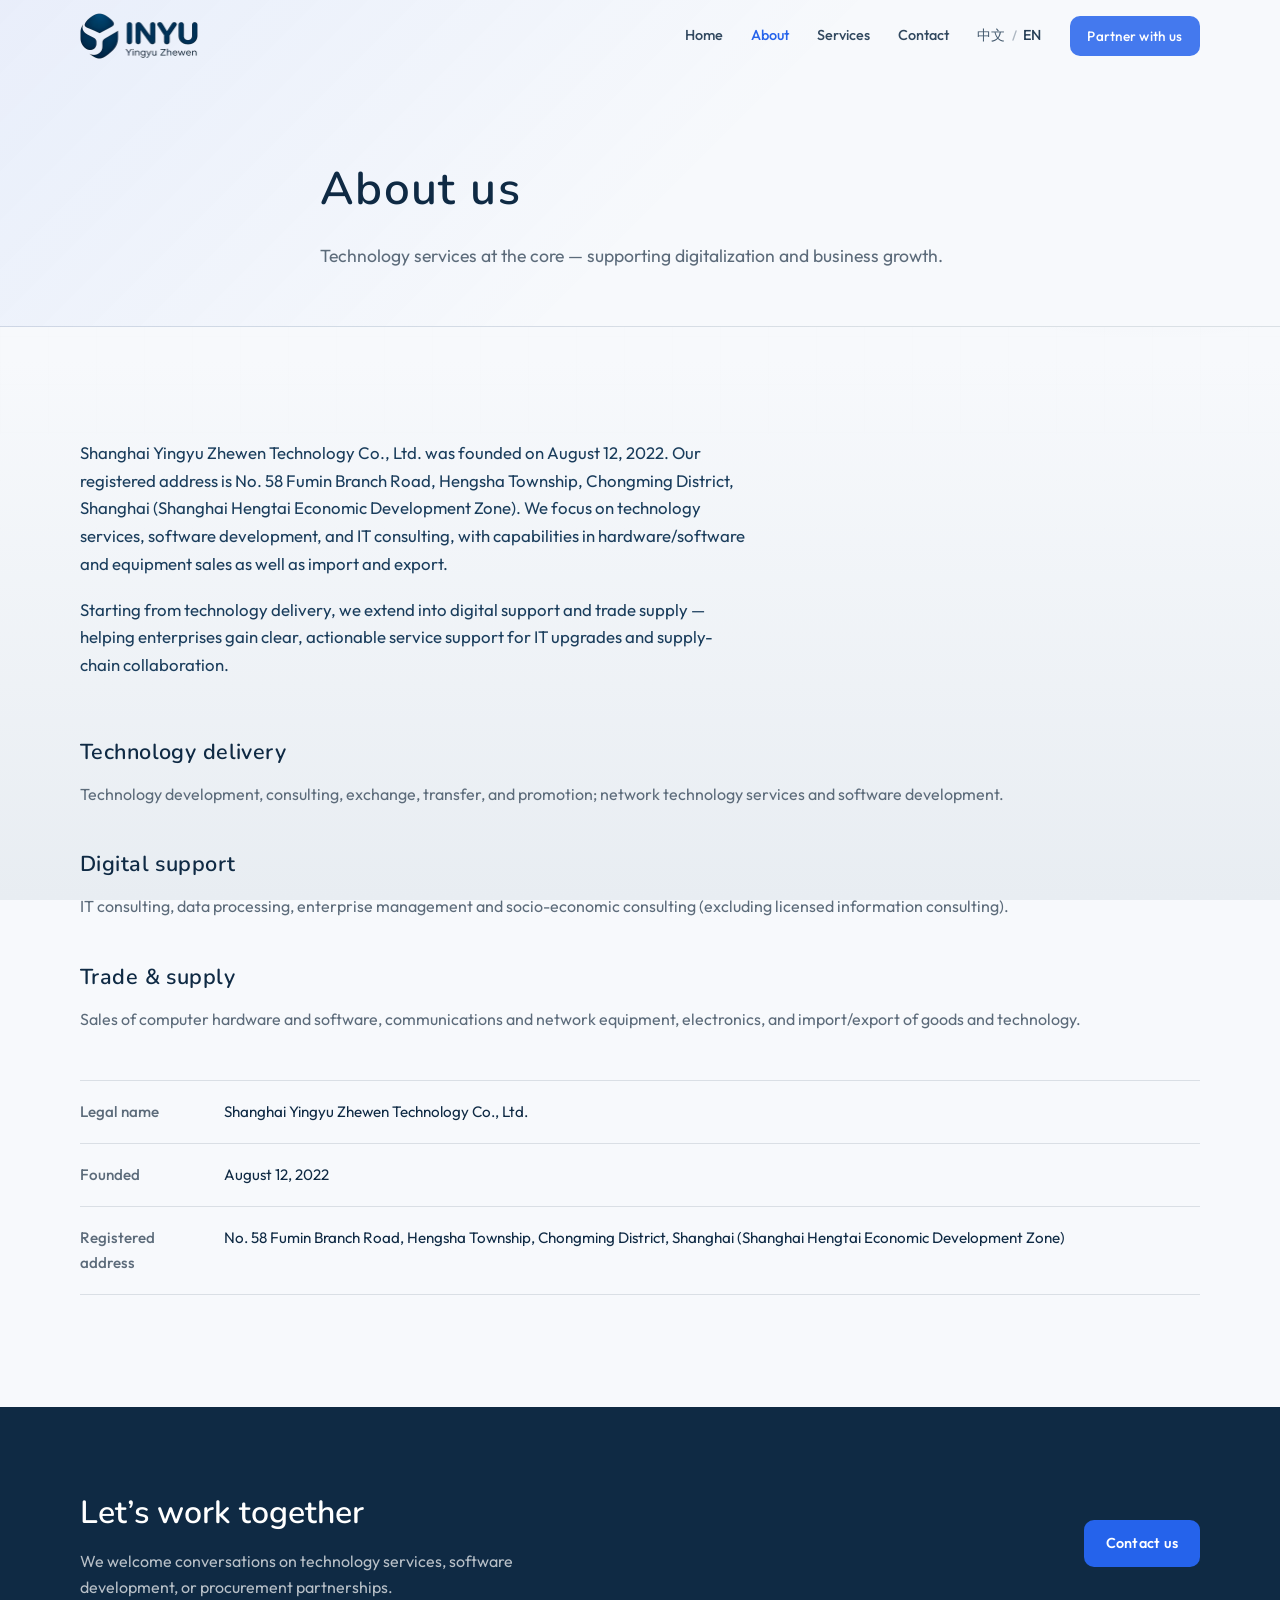
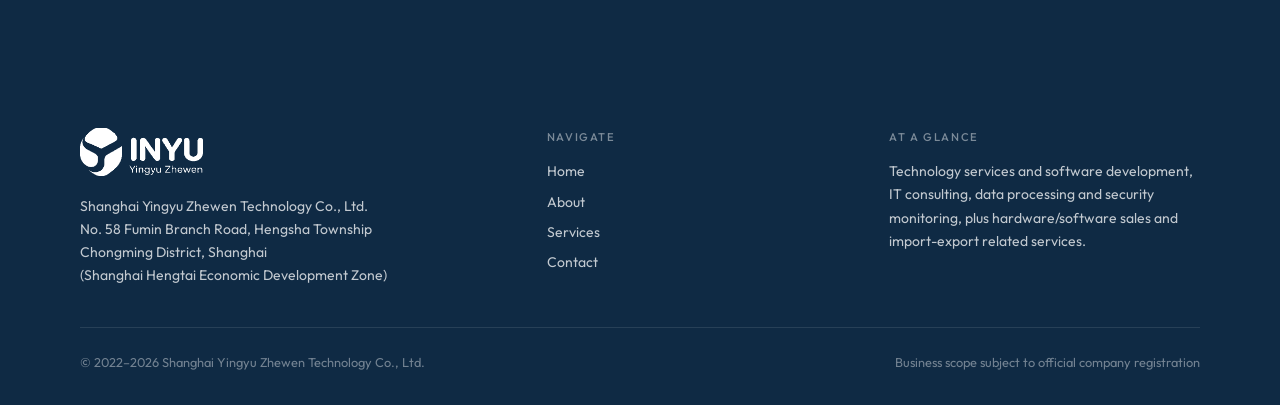
<file: about.html>
<!DOCTYPE html>
<html lang="en">

<head>
  <meta charset="UTF-8">
  <meta name="viewport" content="width=device-width, initial-scale=1.0">
  <title>About | inYu</title>
  <meta name="description" content="Shanghai Yingyu Zhewen Technology Co., Ltd., founded in 2022, supports enterprise digitalization and technology delivery from Shanghai.">
  <link rel="preconnect" href="https://fonts.googleapis.com">
  <link rel="preconnect" href="https://fonts.gstatic.com" crossorigin>
  <link href="https://fonts.googleapis.com/css2?family=Noto+Sans+SC:wght@400;500;600;700&family=Nunito:wght@600;700;800&family=Outfit:wght@400;500;600&display=swap" rel="stylesheet">
  <link rel="icon" type="image/png" href="assets/favicon.png">
  <link rel="apple-touch-icon" href="assets/logo-app.png">
  <link rel="stylesheet" href="css/styles.css">
</head>

<body>
  <div class="page-bg" aria-hidden="true"></div>

  <header class="site-header">
    <div class="nav-inner">
      <a class="brand" href="index.html" aria-label="INYU">
        <img class="brand-logo brand-logo-color" src="assets/logo-full.png" alt="INYU" width="160" height="62">
        <img class="brand-logo brand-logo-white" src="assets/logo-full-white.png" alt="" width="160" height="62">
      </a>
      <button class="nav-toggle" type="button" aria-label="Open menu" aria-expanded="false" aria-controls="site-nav">
        <span></span><span></span><span></span>
      </button>
      <nav class="nav-links" id="site-nav">
        <a href="index.html">Home</a>
        <a href="about.html" aria-current="page">About</a>
        <a href="services.html">Services</a>
        <a href="contact.html">Contact</a>
        <div class="lang-switch" aria-label="Language">
          <a href="zh/about.html" hreflang="zh-CN" lang="zh-CN">中文</a>
          <span class="sep" aria-hidden="true">/</span>
          <a href="about.html" hreflang="en" aria-current="true">EN</a>
        </div>
        <a class="btn btn-primary" href="contact.html">Partner with us</a>
      </nav>
    </div>
  </header>

  <main>
    <header class="page-hero">
      <div class="wrap">
        <h1>About us</h1>
        <p>Technology services at the core — supporting digitalization and business growth.</p>
      </div>
    </header>

    <section class="section">
      <div class="wrap">
        <div class="prose reveal">
          <p>Shanghai Yingyu Zhewen Technology Co., Ltd. was founded on August 12, 2022. Our registered address is No. 58 Fumin Branch Road, Hengsha Township, Chongming District, Shanghai (Shanghai Hengtai Economic Development Zone). We focus on technology services, software development, and IT consulting, with capabilities in hardware/software and equipment sales as well as import and export.</p>
          <p>Starting from technology delivery, we extend into digital support and trade supply — helping enterprises gain clear, actionable service support for IT upgrades and supply-chain collaboration.</p>
        </div>

        <div class="capability-list reveal" style="margin-top: 3.5rem;">
          <article class="capability">
            <h3>Technology delivery</h3>
            <p>Technology development, consulting, exchange, transfer, and promotion; network technology services and software development.</p>
          </article>
          <article class="capability">
            <h3>Digital support</h3>
            <p>IT consulting, data processing, enterprise management and socio-economic consulting (excluding licensed information consulting).</p>
          </article>
          <article class="capability">
            <h3>Trade & supply</h3>
            <p>Sales of computer hardware and software, communications and network equipment, electronics, and import/export of goods and technology.</p>
          </article>
        </div>

        <dl class="fact-list reveal">
          <div class="fact-row">
            <dt>Legal name</dt>
            <dd>Shanghai Yingyu Zhewen Technology Co., Ltd.</dd>
          </div>
          <div class="fact-row">
            <dt>Founded</dt>
            <dd>August 12, 2022</dd>
          </div>
          <div class="fact-row">
            <dt>Registered address</dt>
            <dd>No. 58 Fumin Branch Road, Hengsha Township, Chongming District, Shanghai (Shanghai Hengtai Economic Development Zone)</dd>
          </div>
        </dl>
      </div>
    </section>

    <section class="cta-band">
      <div class="wrap">
        <div>
          <h2>Let’s work together</h2>
          <p>We welcome conversations on technology services, software development, or procurement partnerships.</p>
        </div>
        <a class="btn btn-primary" href="contact.html">Contact us</a>
      </div>
    </section>
  </main>

  <footer class="site-footer">
    <div class="wrap">
      <div class="footer-top">
        <div>
          <img class="footer-logo" src="assets/logo-full-white.png" alt="INYU" width="140" height="54">
          <p>Shanghai Yingyu Zhewen Technology Co., Ltd.<br>No. 58 Fumin Branch Road, Hengsha Township<br>Chongming District, Shanghai<br>(Shanghai Hengtai Economic Development Zone)</p>
        </div>
        <div class="footer-col">
          <h3>Navigate</h3>
          <a href="index.html">Home</a>
          <a href="about.html">About</a>
          <a href="services.html">Services</a>
          <a href="contact.html">Contact</a>
        </div>
        <div class="footer-col">
          <h3>At a glance</h3>
          <p>Technology services and software development, IT consulting, data processing and security monitoring, plus hardware/software sales and import-export related services.</p>
        </div>
      </div>
      <div class="footer-bottom">
        <p>© 2022–2026 Shanghai Yingyu Zhewen Technology Co., Ltd.</p>
        <p>Business scope subject to official company registration</p>
      </div>
    </div>
  </footer>

  <script src="js/main.js"></script>
</body>

</html>
</file>
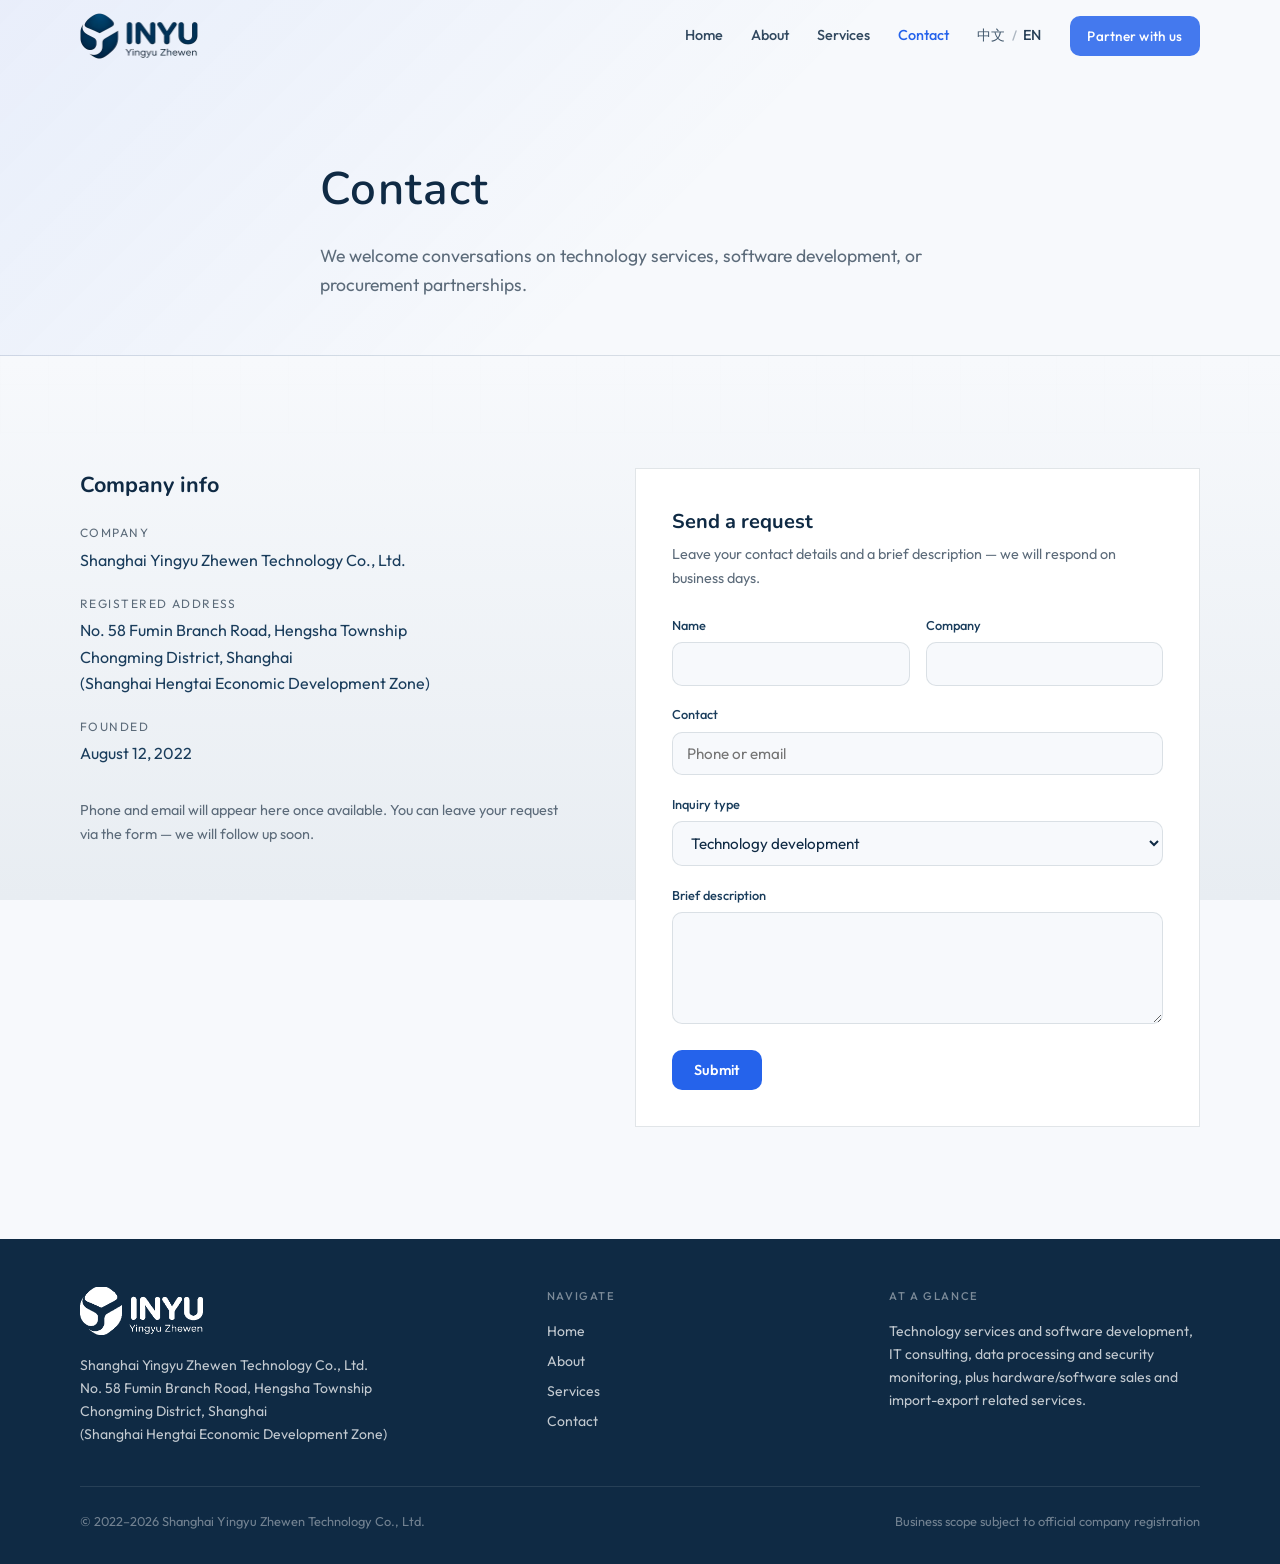
<file: contact.html>
<!DOCTYPE html>
<html lang="en">

<head>
  <meta charset="UTF-8">
  <meta name="viewport" content="width=device-width, initial-scale=1.0">
  <title>Contact | inYu</title>
  <meta name="description" content="Contact Shanghai Yingyu Zhewen Technology Co., Ltd. for technology collaboration or procurement needs.">
  <link rel="preconnect" href="https://fonts.googleapis.com">
  <link rel="preconnect" href="https://fonts.gstatic.com" crossorigin>
  <link href="https://fonts.googleapis.com/css2?family=Noto+Sans+SC:wght@400;500;600;700&family=Nunito:wght@600;700;800&family=Outfit:wght@400;500;600&display=swap" rel="stylesheet">
  <link rel="icon" type="image/png" href="assets/favicon.png">
  <link rel="apple-touch-icon" href="assets/logo-app.png">
  <link rel="stylesheet" href="css/styles.css">
</head>

<body>
  <div class="page-bg" aria-hidden="true"></div>

  <header class="site-header">
    <div class="nav-inner">
      <a class="brand" href="index.html" aria-label="INYU">
        <img class="brand-logo brand-logo-color" src="assets/logo-full.png" alt="INYU" width="160" height="62">
        <img class="brand-logo brand-logo-white" src="assets/logo-full-white.png" alt="" width="160" height="62">
      </a>
      <button class="nav-toggle" type="button" aria-label="Open menu" aria-expanded="false" aria-controls="site-nav">
        <span></span><span></span><span></span>
      </button>
      <nav class="nav-links" id="site-nav">
        <a href="index.html">Home</a>
        <a href="about.html">About</a>
        <a href="services.html">Services</a>
        <a href="contact.html" aria-current="page">Contact</a>
        <div class="lang-switch" aria-label="Language">
          <a href="zh/contact.html" hreflang="zh-CN" lang="zh-CN">中文</a>
          <span class="sep" aria-hidden="true">/</span>
          <a href="contact.html" hreflang="en" aria-current="true">EN</a>
        </div>
        <a class="btn btn-primary" href="contact.html">Partner with us</a>
      </nav>
    </div>
  </header>

  <main>
    <header class="page-hero">
      <div class="wrap">
        <h1>Contact</h1>
        <p>We welcome conversations on technology services, software development, or procurement partnerships.</p>
      </div>
    </header>

    <section class="section">
      <div class="wrap contact-grid">
        <div class="contact-info reveal">
          <h2>Company info</h2>
          <dl>
            <div>
              <dt>Company</dt>
              <dd>Shanghai Yingyu Zhewen Technology Co., Ltd.</dd>
            </div>
            <div>
              <dt>Registered address</dt>
              <dd>No. 58 Fumin Branch Road, Hengsha Township<br>Chongming District, Shanghai<br>(Shanghai Hengtai Economic Development Zone)</dd>
            </div>
            <div>
              <dt>Founded</dt>
              <dd>August 12, 2022</dd>
            </div>
          </dl>
          <p style="margin-top: 2rem; color: var(--muted); font-size: 0.9rem;">Phone and email will appear here once available. You can leave your request via the form — we will follow up soon.</p>
        </div>

        <form class="contact-form reveal" id="contact-form" novalidate>
          <h2>Send a request</h2>
          <p>Leave your contact details and a brief description — we will respond on business days.</p>

          <div class="form-row">
            <div class="form-field">
              <label for="name">Name</label>
              <input id="name" name="name" type="text" required autocomplete="name">
            </div>
            <div class="form-field">
              <label for="company">Company</label>
              <input id="company" name="company" type="text" autocomplete="organization">
            </div>
          </div>

          <div class="form-field">
            <label for="contact">Contact</label>
            <input id="contact" name="contact" type="text" required placeholder="Phone or email" autocomplete="email">
          </div>

          <div class="form-field">
            <label for="type">Inquiry type</label>
            <select id="type" name="type">
              <option value="tech">Technology development</option>
              <option value="consult">Consulting</option>
              <option value="trade">Procurement & trade</option>
              <option value="other">Other</option>
            </select>
          </div>

          <div class="form-field">
            <label for="message">Brief description</label>
            <textarea id="message" name="message" required></textarea>
          </div>

          <button class="btn btn-primary" type="submit">Submit</button>
          <p class="form-status" role="status" aria-live="polite"></p>
        </form>
      </div>
    </section>
  </main>

  <footer class="site-footer">
    <div class="wrap">
      <div class="footer-top">
        <div>
          <img class="footer-logo" src="assets/logo-full-white.png" alt="INYU" width="140" height="54">
          <p>Shanghai Yingyu Zhewen Technology Co., Ltd.<br>No. 58 Fumin Branch Road, Hengsha Township<br>Chongming District, Shanghai<br>(Shanghai Hengtai Economic Development Zone)</p>
        </div>
        <div class="footer-col">
          <h3>Navigate</h3>
          <a href="index.html">Home</a>
          <a href="about.html">About</a>
          <a href="services.html">Services</a>
          <a href="contact.html">Contact</a>
        </div>
        <div class="footer-col">
          <h3>At a glance</h3>
          <p>Technology services and software development, IT consulting, data processing and security monitoring, plus hardware/software sales and import-export related services.</p>
        </div>
      </div>
      <div class="footer-bottom">
        <p>© 2022–2026 Shanghai Yingyu Zhewen Technology Co., Ltd.</p>
        <p>Business scope subject to official company registration</p>
      </div>
    </div>
  </footer>

  <script src="js/main.js"></script>
</body>

</html>
</file>
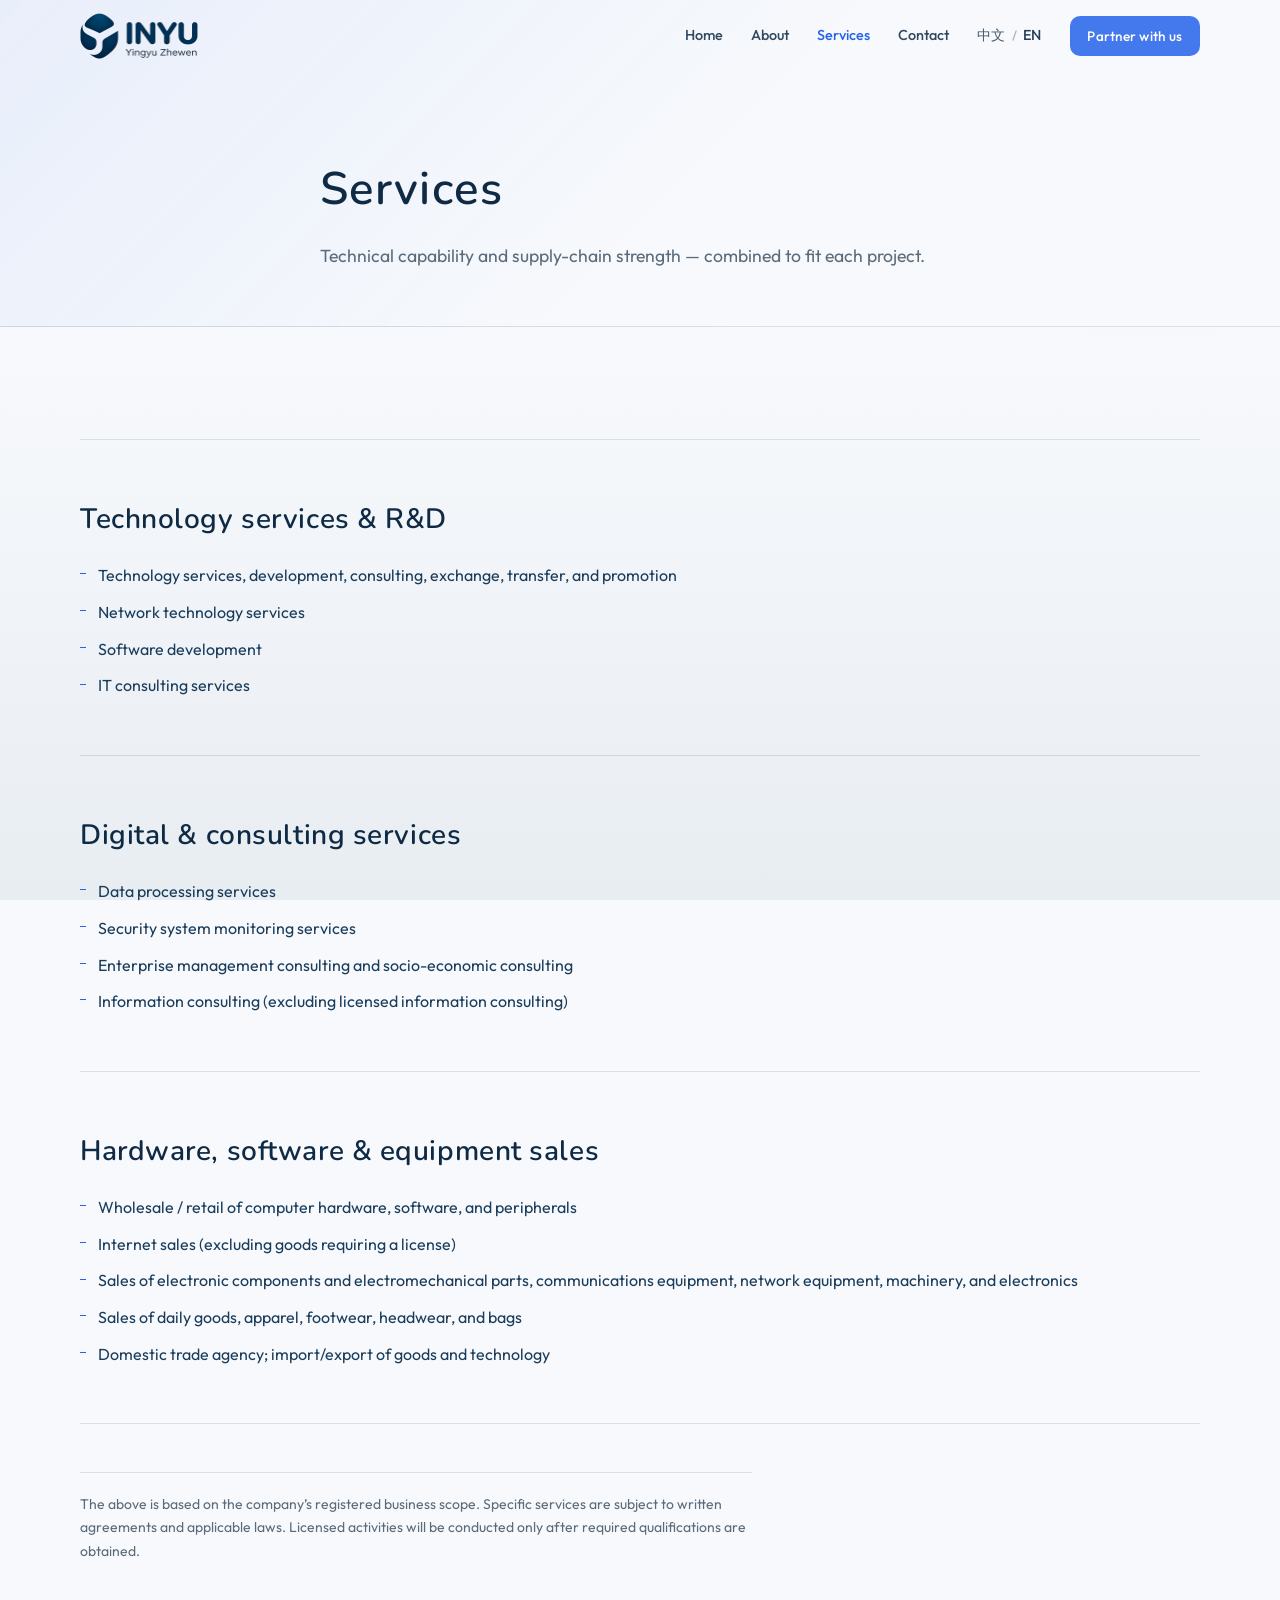
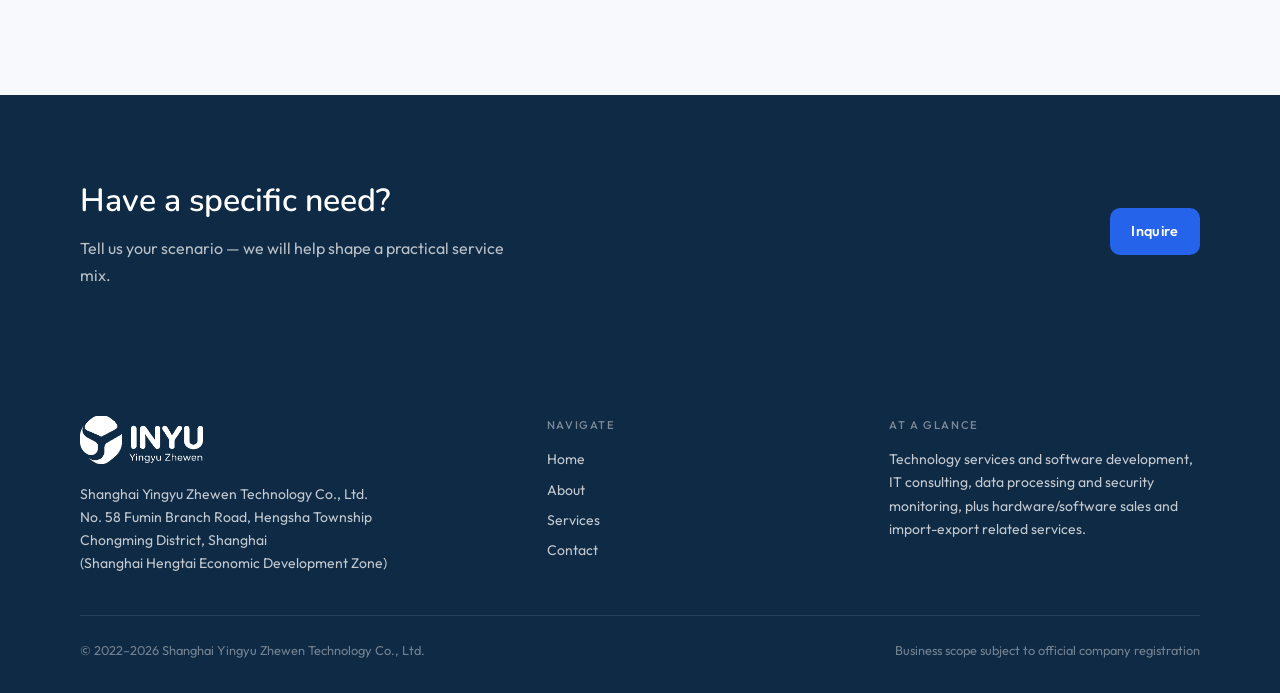
<file: services.html>
<!DOCTYPE html>
<html lang="en">

<head>
  <meta charset="UTF-8">
  <meta name="viewport" content="width=device-width, initial-scale=1.0">
  <title>Services | inYu</title>
  <meta name="description" content="Technology R&D, digital consulting, data processing, and hardware/software trade capabilities.">
  <link rel="preconnect" href="https://fonts.googleapis.com">
  <link rel="preconnect" href="https://fonts.gstatic.com" crossorigin>
  <link href="https://fonts.googleapis.com/css2?family=Noto+Sans+SC:wght@400;500;600;700&family=Nunito:wght@600;700;800&family=Outfit:wght@400;500;600&display=swap" rel="stylesheet">
  <link rel="icon" type="image/png" href="assets/favicon.png">
  <link rel="apple-touch-icon" href="assets/logo-app.png">
  <link rel="stylesheet" href="css/styles.css">
</head>

<body>
  <div class="page-bg" aria-hidden="true"></div>

  <header class="site-header">
    <div class="nav-inner">
      <a class="brand" href="index.html" aria-label="INYU">
        <img class="brand-logo brand-logo-color" src="assets/logo-full.png" alt="INYU" width="160" height="62">
        <img class="brand-logo brand-logo-white" src="assets/logo-full-white.png" alt="" width="160" height="62">
      </a>
      <button class="nav-toggle" type="button" aria-label="Open menu" aria-expanded="false" aria-controls="site-nav">
        <span></span><span></span><span></span>
      </button>
      <nav class="nav-links" id="site-nav">
        <a href="index.html">Home</a>
        <a href="about.html">About</a>
        <a href="services.html" aria-current="page">Services</a>
        <a href="contact.html">Contact</a>
        <div class="lang-switch" aria-label="Language">
          <a href="zh/services.html" hreflang="zh-CN" lang="zh-CN">中文</a>
          <span class="sep" aria-hidden="true">/</span>
          <a href="services.html" hreflang="en" aria-current="true">EN</a>
        </div>
        <a class="btn btn-primary" href="contact.html">Partner with us</a>
      </nav>
    </div>
  </header>

  <main>
    <header class="page-hero">
      <div class="wrap">
        <h1>Services</h1>
        <p>Technical capability and supply-chain strength — combined to fit each project.</p>
      </div>
    </header>

    <section class="section">
      <div class="wrap">
        <article class="service-block reveal">
          <h2>Technology services & R&D</h2>
          <ul class="service-points">
            <li>Technology services, development, consulting, exchange, transfer, and promotion</li>
            <li>Network technology services</li>
            <li>Software development</li>
            <li>IT consulting services</li>
          </ul>
        </article>

        <article class="service-block reveal">
          <h2>Digital & consulting services</h2>
          <ul class="service-points">
            <li>Data processing services</li>
            <li>Security system monitoring services</li>
            <li>Enterprise management consulting and socio-economic consulting</li>
            <li>Information consulting (excluding licensed information consulting)</li>
          </ul>
        </article>

        <article class="service-block reveal">
          <h2>Hardware, software & equipment sales</h2>
          <ul class="service-points">
            <li>Wholesale / retail of computer hardware, software, and peripherals</li>
            <li>Internet sales (excluding goods requiring a license)</li>
            <li>Sales of electronic components and electromechanical parts, communications equipment, network equipment, machinery, and electronics</li>
            <li>Sales of daily goods, apparel, footwear, headwear, and bags</li>
            <li>Domestic trade agency; import/export of goods and technology</li>
          </ul>
        </article>

        <p class="legal-note">The above is based on the company’s registered business scope. Specific services are subject to written agreements and applicable laws. Licensed activities will be conducted only after required qualifications are obtained.</p>
      </div>
    </section>

    <section class="cta-band">
      <div class="wrap">
        <div>
          <h2>Have a specific need?</h2>
          <p>Tell us your scenario — we will help shape a practical service mix.</p>
        </div>
        <a class="btn btn-primary" href="contact.html">Inquire</a>
      </div>
    </section>
  </main>

  <footer class="site-footer">
    <div class="wrap">
      <div class="footer-top">
        <div>
          <img class="footer-logo" src="assets/logo-full-white.png" alt="INYU" width="140" height="54">
          <p>Shanghai Yingyu Zhewen Technology Co., Ltd.<br>No. 58 Fumin Branch Road, Hengsha Township<br>Chongming District, Shanghai<br>(Shanghai Hengtai Economic Development Zone)</p>
        </div>
        <div class="footer-col">
          <h3>Navigate</h3>
          <a href="index.html">Home</a>
          <a href="about.html">About</a>
          <a href="services.html">Services</a>
          <a href="contact.html">Contact</a>
        </div>
        <div class="footer-col">
          <h3>At a glance</h3>
          <p>Technology services and software development, IT consulting, data processing and security monitoring, plus hardware/software sales and import-export related services.</p>
        </div>
      </div>
      <div class="footer-bottom">
        <p>© 2022–2026 Shanghai Yingyu Zhewen Technology Co., Ltd.</p>
        <p>Business scope subject to official company registration</p>
      </div>
    </div>
  </footer>

  <script src="js/main.js"></script>
</body>

</html>
</file>
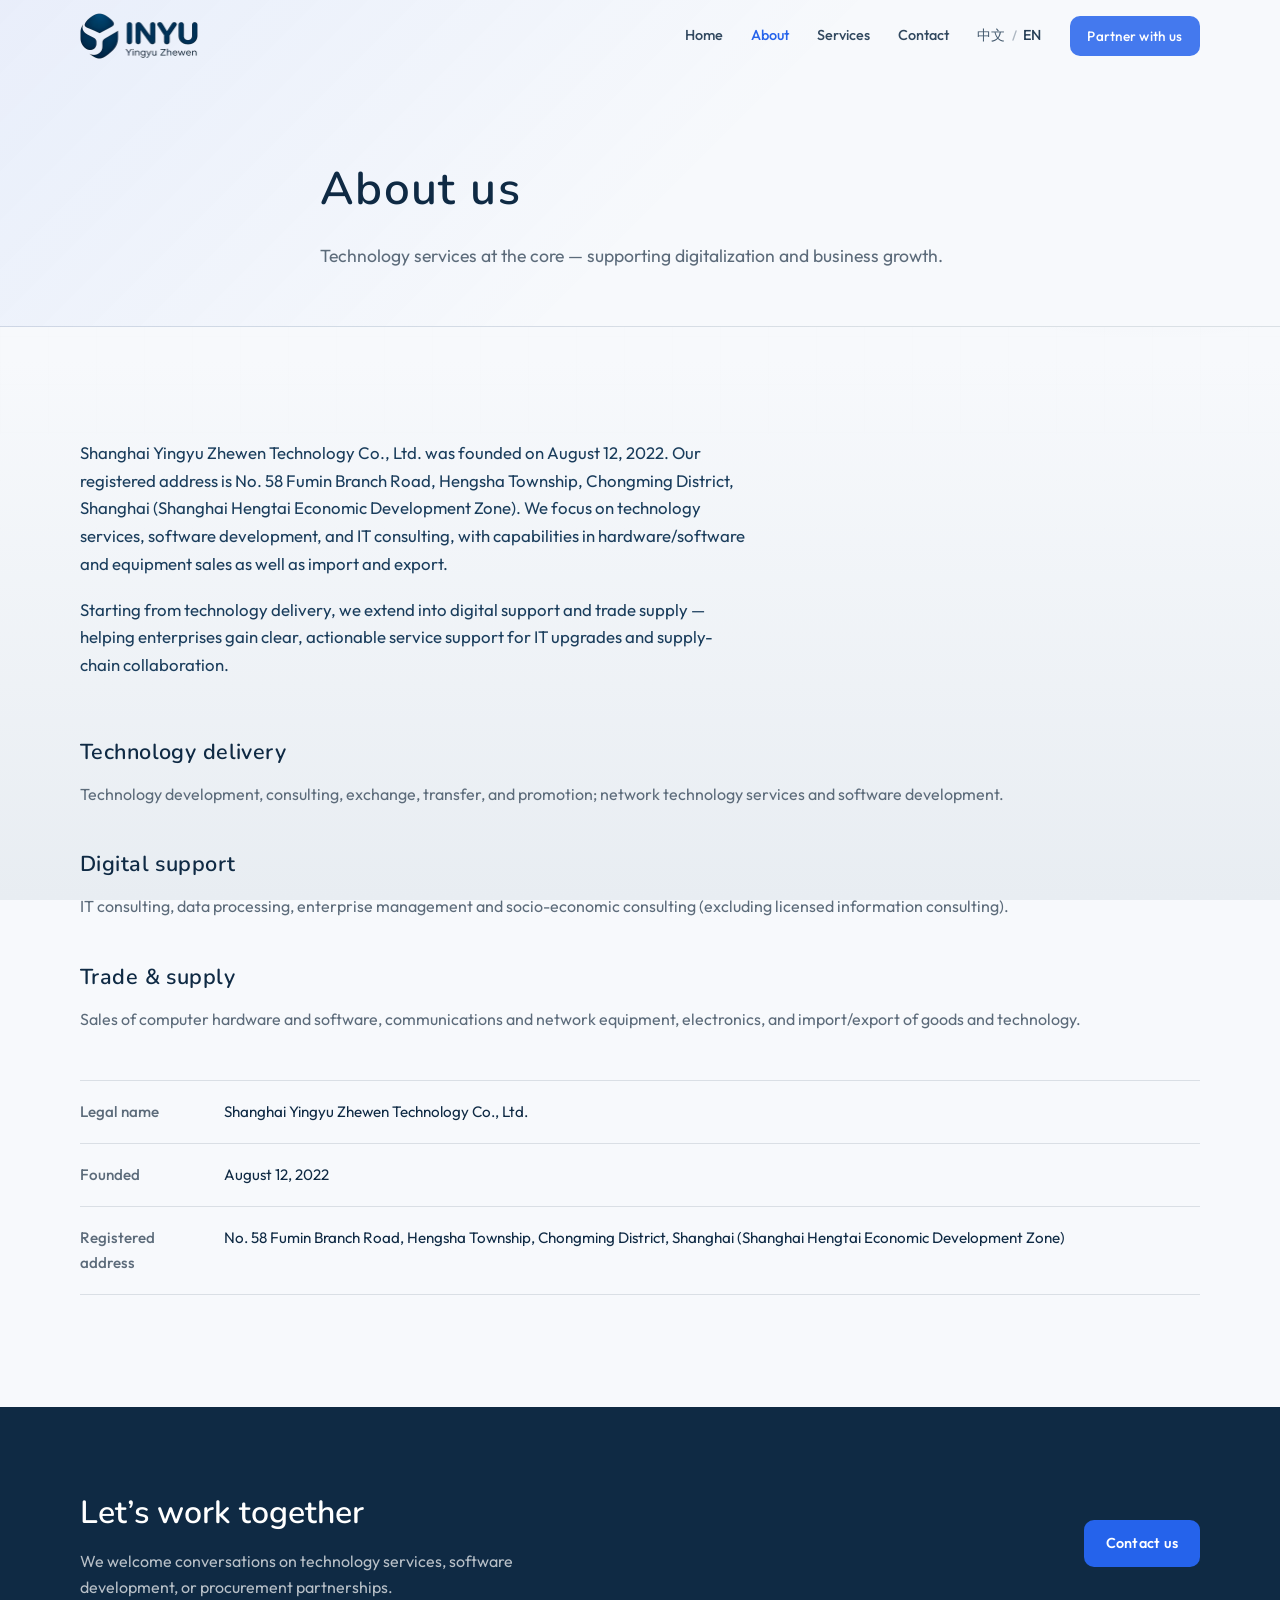
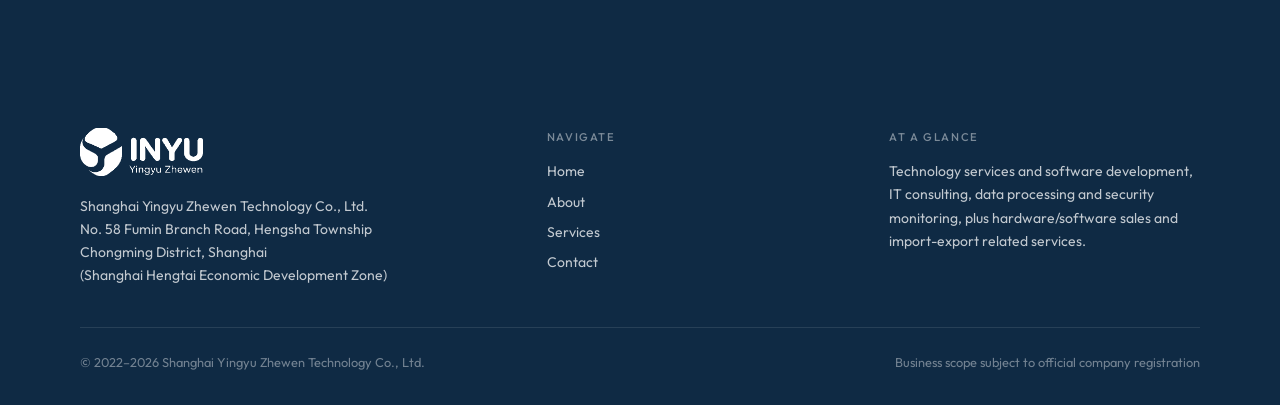
<file: en/about.html>
<!DOCTYPE html>
<html lang="en">
<head>
  <meta charset="UTF-8">
  <meta http-equiv="refresh" content="0; url=../about.html">
  <link rel="canonical" href="../about.html">
  <title>Redirecting…</title>
  <script>location.replace("../about.html");</script>
</head>
<body>
  <p><a href="../about.html">Continue to English site</a></p>
</body>
</html>
</file>
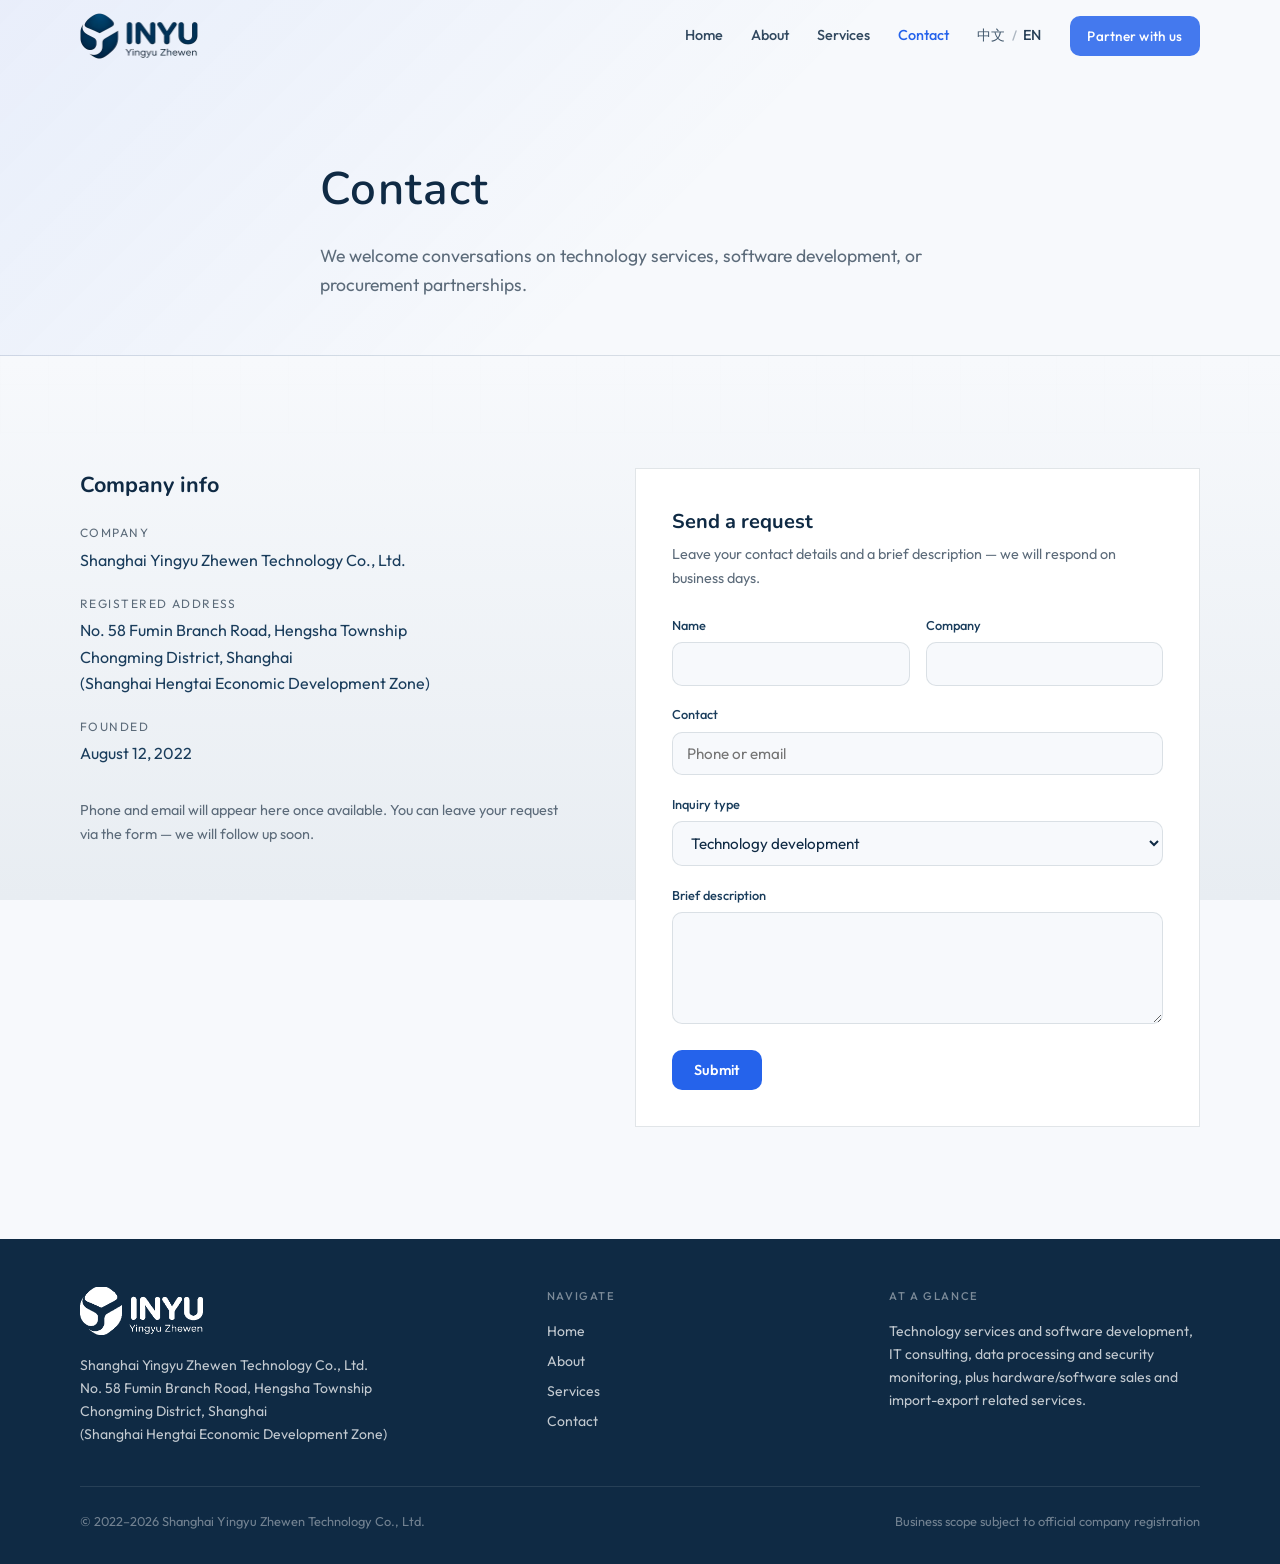
<file: en/contact.html>
<!DOCTYPE html>
<html lang="en">
<head>
  <meta charset="UTF-8">
  <meta http-equiv="refresh" content="0; url=../contact.html">
  <link rel="canonical" href="../contact.html">
  <title>Redirecting…</title>
  <script>location.replace("../contact.html");</script>
</head>
<body>
  <p><a href="../contact.html">Continue to English site</a></p>
</body>
</html>
</file>
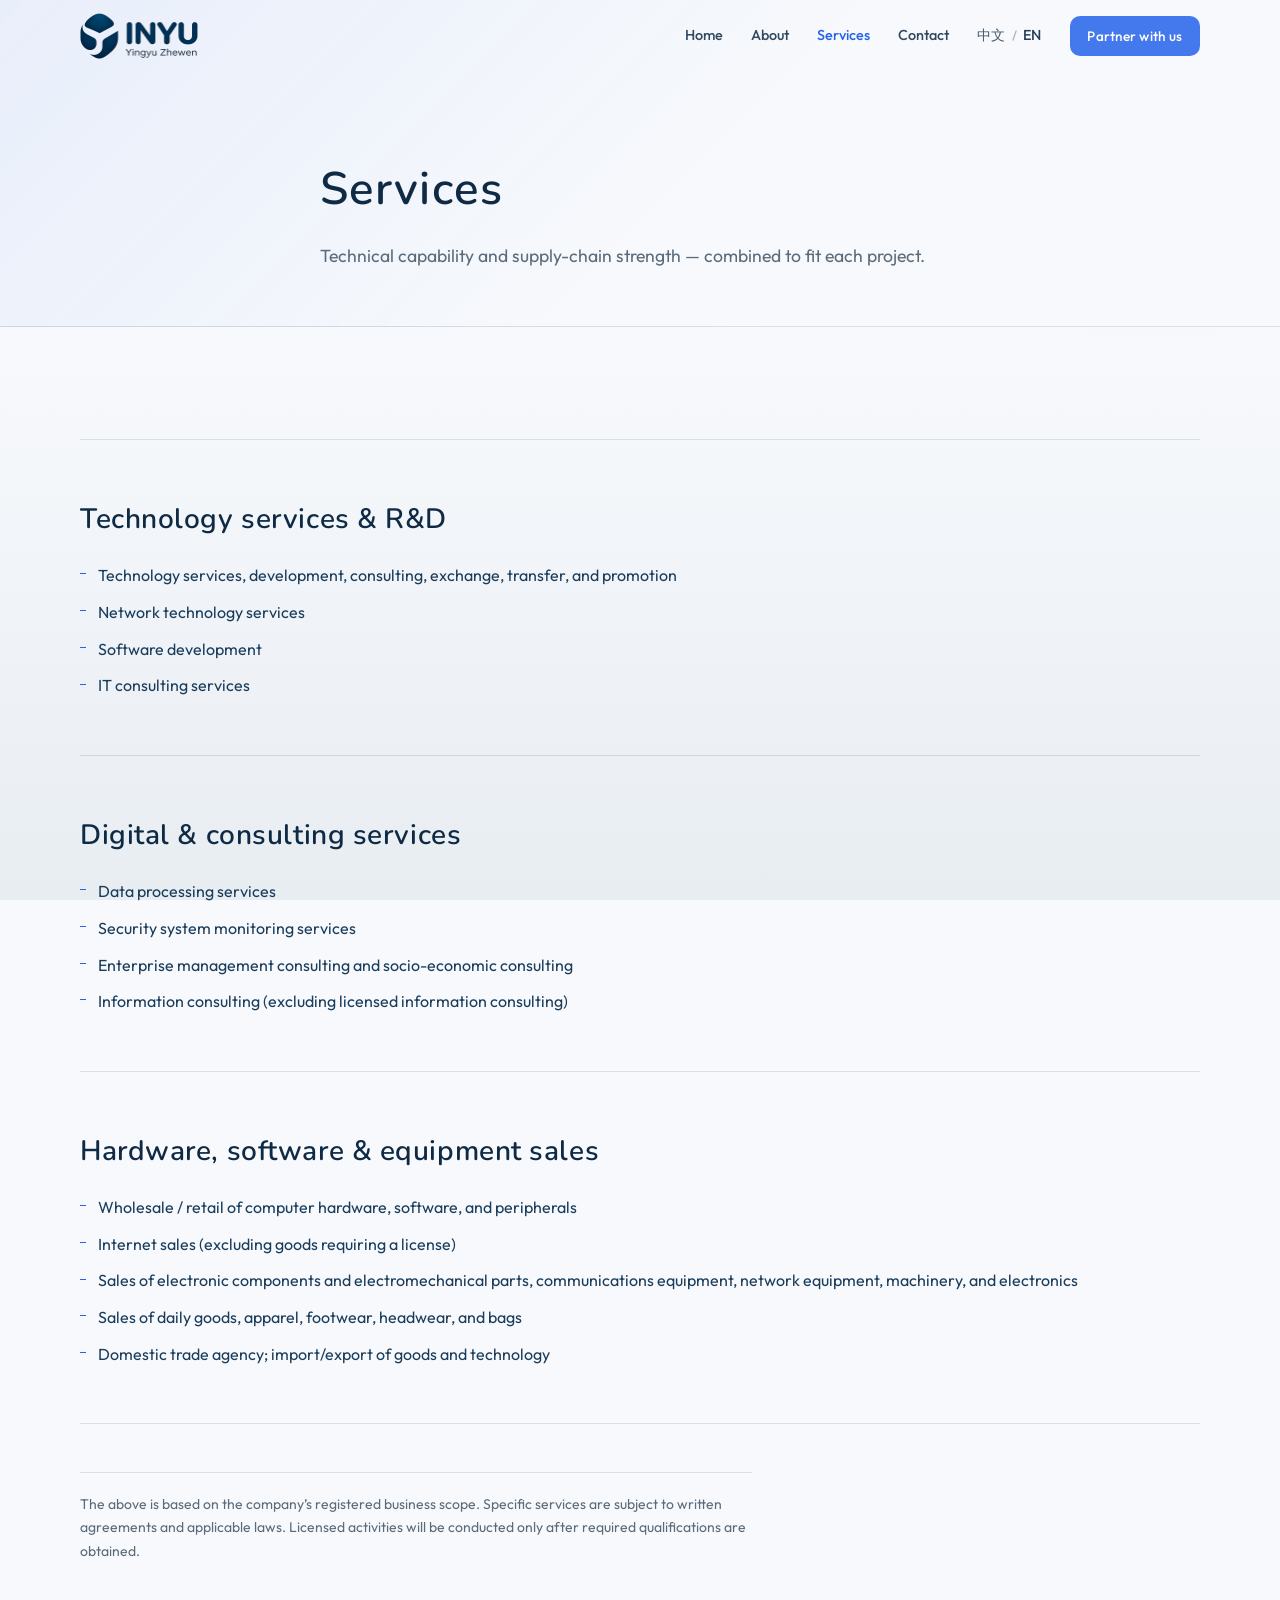
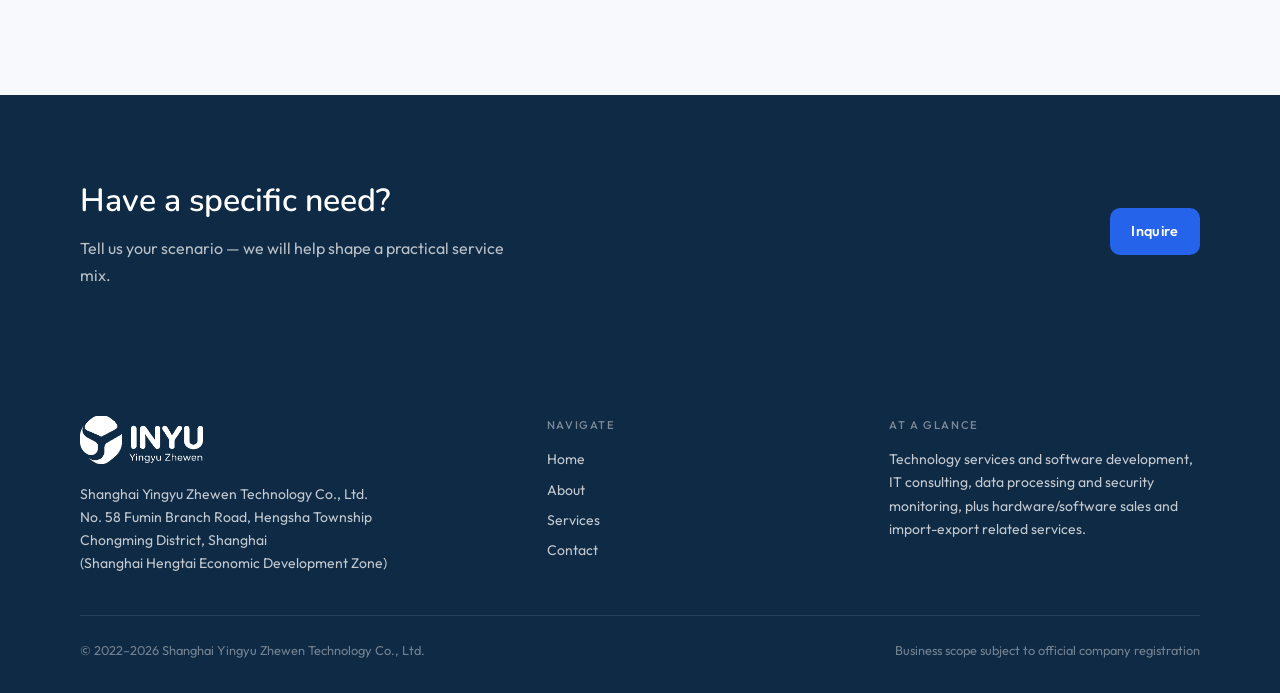
<file: en/services.html>
<!DOCTYPE html>
<html lang="en">
<head>
  <meta charset="UTF-8">
  <meta http-equiv="refresh" content="0; url=../services.html">
  <link rel="canonical" href="../services.html">
  <title>Redirecting…</title>
  <script>location.replace("../services.html");</script>
</head>
<body>
  <p><a href="../services.html">Continue to English site</a></p>
</body>
</html>
</file>
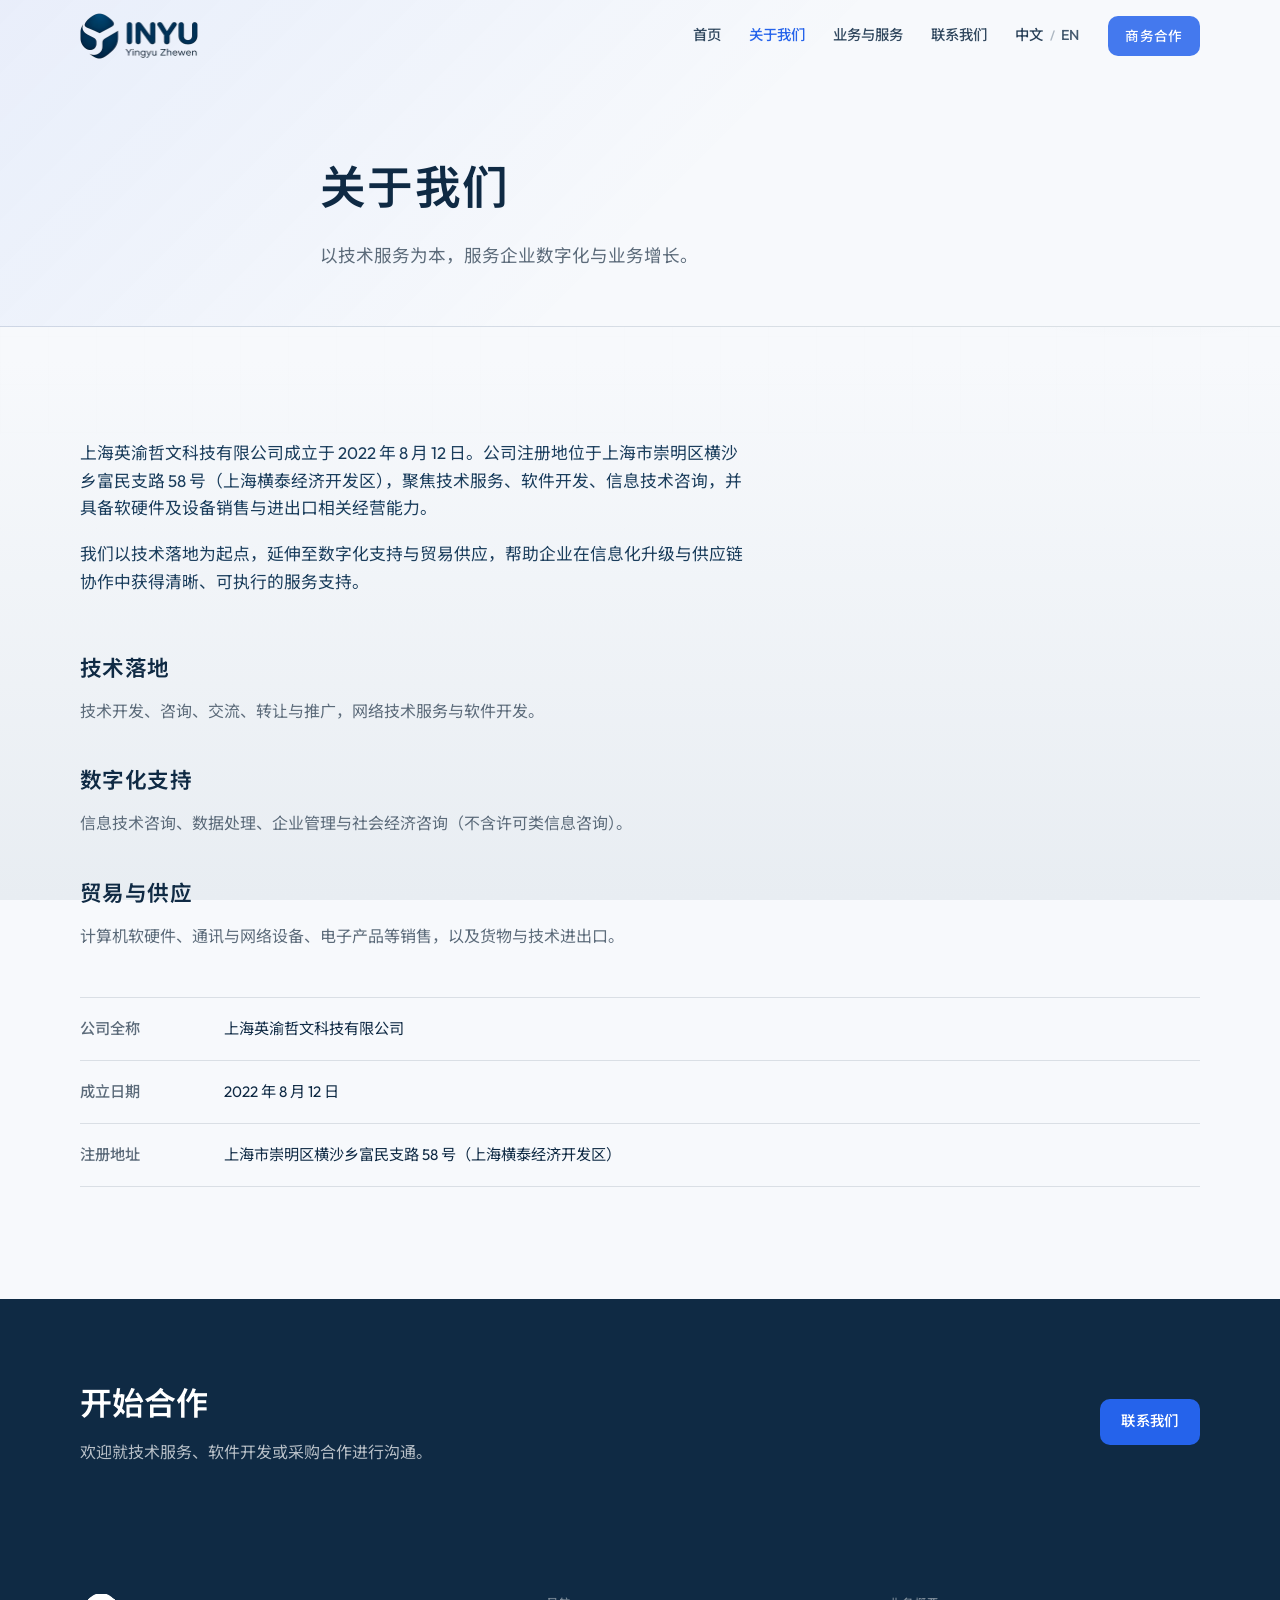
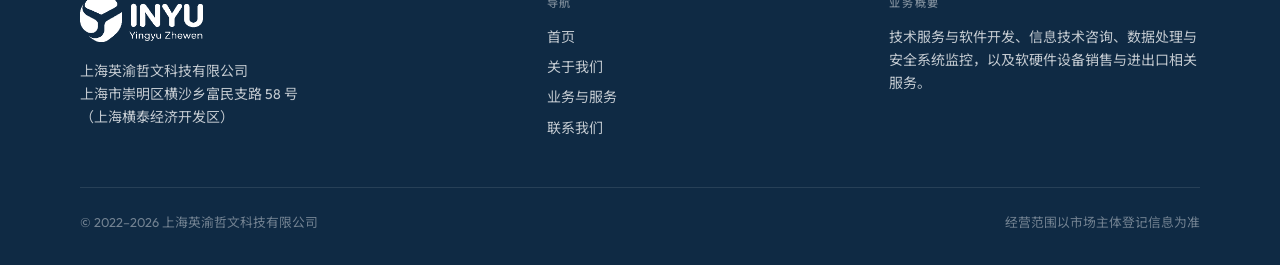
<file: zh/about.html>
<!DOCTYPE html>
<html lang="zh-CN">

<head>
  <meta charset="UTF-8">
  <meta name="viewport" content="width=device-width, initial-scale=1.0">
  <title>关于我们 | 英渝哲文</title>
  <meta name="description" content="上海英渝哲文科技有限公司成立于2022年，立足上海，服务企业数字化与技术落地。">
  <link rel="preconnect" href="https://fonts.googleapis.com">
  <link rel="preconnect" href="https://fonts.gstatic.com" crossorigin>
  <link href="https://fonts.googleapis.com/css2?family=Noto+Sans+SC:wght@400;500;600;700&family=Nunito:wght@600;700;800&family=Outfit:wght@400;500;600&display=swap" rel="stylesheet">
  <link rel="icon" type="image/png" href="../assets/favicon.png">
  <link rel="apple-touch-icon" href="../assets/logo-app.png">
  <link rel="stylesheet" href="../css/styles.css">
</head>

<body>
  <div class="page-bg" aria-hidden="true"></div>

  <header class="site-header">
    <div class="nav-inner">
      <a class="brand" href="index.html" aria-label="INYU 英渝哲文">
        <img class="brand-logo brand-logo-color" src="../assets/logo-full.png" alt="INYU" width="160" height="62">
        <img class="brand-logo brand-logo-white" src="../assets/logo-full-white.png" alt="" width="160" height="62">
      </a>
      <button class="nav-toggle" type="button" aria-label="打开菜单" aria-expanded="false" aria-controls="site-nav">
        <span></span><span></span><span></span>
      </button>
      <nav class="nav-links" id="site-nav">
        <a href="index.html">首页</a>
        <a href="about.html" aria-current="page">关于我们</a>
        <a href="services.html">业务与服务</a>
        <a href="contact.html">联系我们</a>
        <div class="lang-switch" aria-label="语言">
          <a href="about.html" hreflang="zh-CN" aria-current="true">中文</a>
          <span class="sep" aria-hidden="true">/</span>
          <a href="../about.html" hreflang="en" lang="en">EN</a>
        </div>
        <a class="btn btn-primary" href="contact.html">商务合作</a>
      </nav>
    </div>
  </header>

  <main>
    <header class="page-hero">
      <div class="wrap">
        <h1>关于我们</h1>
        <p>以技术服务为本，服务企业数字化与业务增长。</p>
      </div>
    </header>

    <section class="section">
      <div class="wrap">
        <div class="prose reveal">
          <p>上海英渝哲文科技有限公司成立于 2022 年 8 月 12 日。公司注册地位于上海市崇明区横沙乡富民支路 58 号（上海横泰经济开发区），聚焦技术服务、软件开发、信息技术咨询，并具备软硬件及设备销售与进出口相关经营能力。</p>
          <p>我们以技术落地为起点，延伸至数字化支持与贸易供应，帮助企业在信息化升级与供应链协作中获得清晰、可执行的服务支持。</p>
        </div>

        <div class="capability-list reveal" style="margin-top: 3.5rem;">
          <article class="capability">
            <h3>技术落地</h3>
            <p>技术开发、咨询、交流、转让与推广，网络技术服务与软件开发。</p>
          </article>
          <article class="capability">
            <h3>数字化支持</h3>
            <p>信息技术咨询、数据处理、企业管理与社会经济咨询（不含许可类信息咨询）。</p>
          </article>
          <article class="capability">
            <h3>贸易与供应</h3>
            <p>计算机软硬件、通讯与网络设备、电子产品等销售，以及货物与技术进出口。</p>
          </article>
        </div>

        <dl class="fact-list reveal">
          <div class="fact-row">
            <dt>公司全称</dt>
            <dd>上海英渝哲文科技有限公司</dd>
          </div>
          <div class="fact-row">
            <dt>成立日期</dt>
            <dd>2022 年 8 月 12 日</dd>
          </div>
          <div class="fact-row">
            <dt>注册地址</dt>
            <dd>上海市崇明区横沙乡富民支路 58 号（上海横泰经济开发区）</dd>
          </div>
        </dl>
      </div>
    </section>

    <section class="cta-band">
      <div class="wrap">
        <div>
          <h2>开始合作</h2>
          <p>欢迎就技术服务、软件开发或采购合作进行沟通。</p>
        </div>
        <a class="btn btn-primary" href="contact.html">联系我们</a>
      </div>
    </section>
  </main>

  <footer class="site-footer">
    <div class="wrap">
      <div class="footer-top">
        <div>
          <img class="footer-logo" src="../assets/logo-full-white.png" alt="INYU" width="140" height="54">
          <p>上海英渝哲文科技有限公司<br>上海市崇明区横沙乡富民支路 58 号<br>（上海横泰经济开发区）</p>
        </div>
        <div class="footer-col">
          <h3>导航</h3>
          <a href="index.html">首页</a>
          <a href="about.html">关于我们</a>
          <a href="services.html">业务与服务</a>
          <a href="contact.html">联系我们</a>
        </div>
        <div class="footer-col">
          <h3>业务概要</h3>
          <p>技术服务与软件开发、信息技术咨询、数据处理与安全系统监控，以及软硬件设备销售与进出口相关服务。</p>
        </div>
      </div>
      <div class="footer-bottom">
        <p>© 2022–2026 上海英渝哲文科技有限公司</p>
        <p>经营范围以市场主体登记信息为准</p>
      </div>
    </div>
  </footer>

  <script src="../js/main.js"></script>
</body>

</html>
</file>
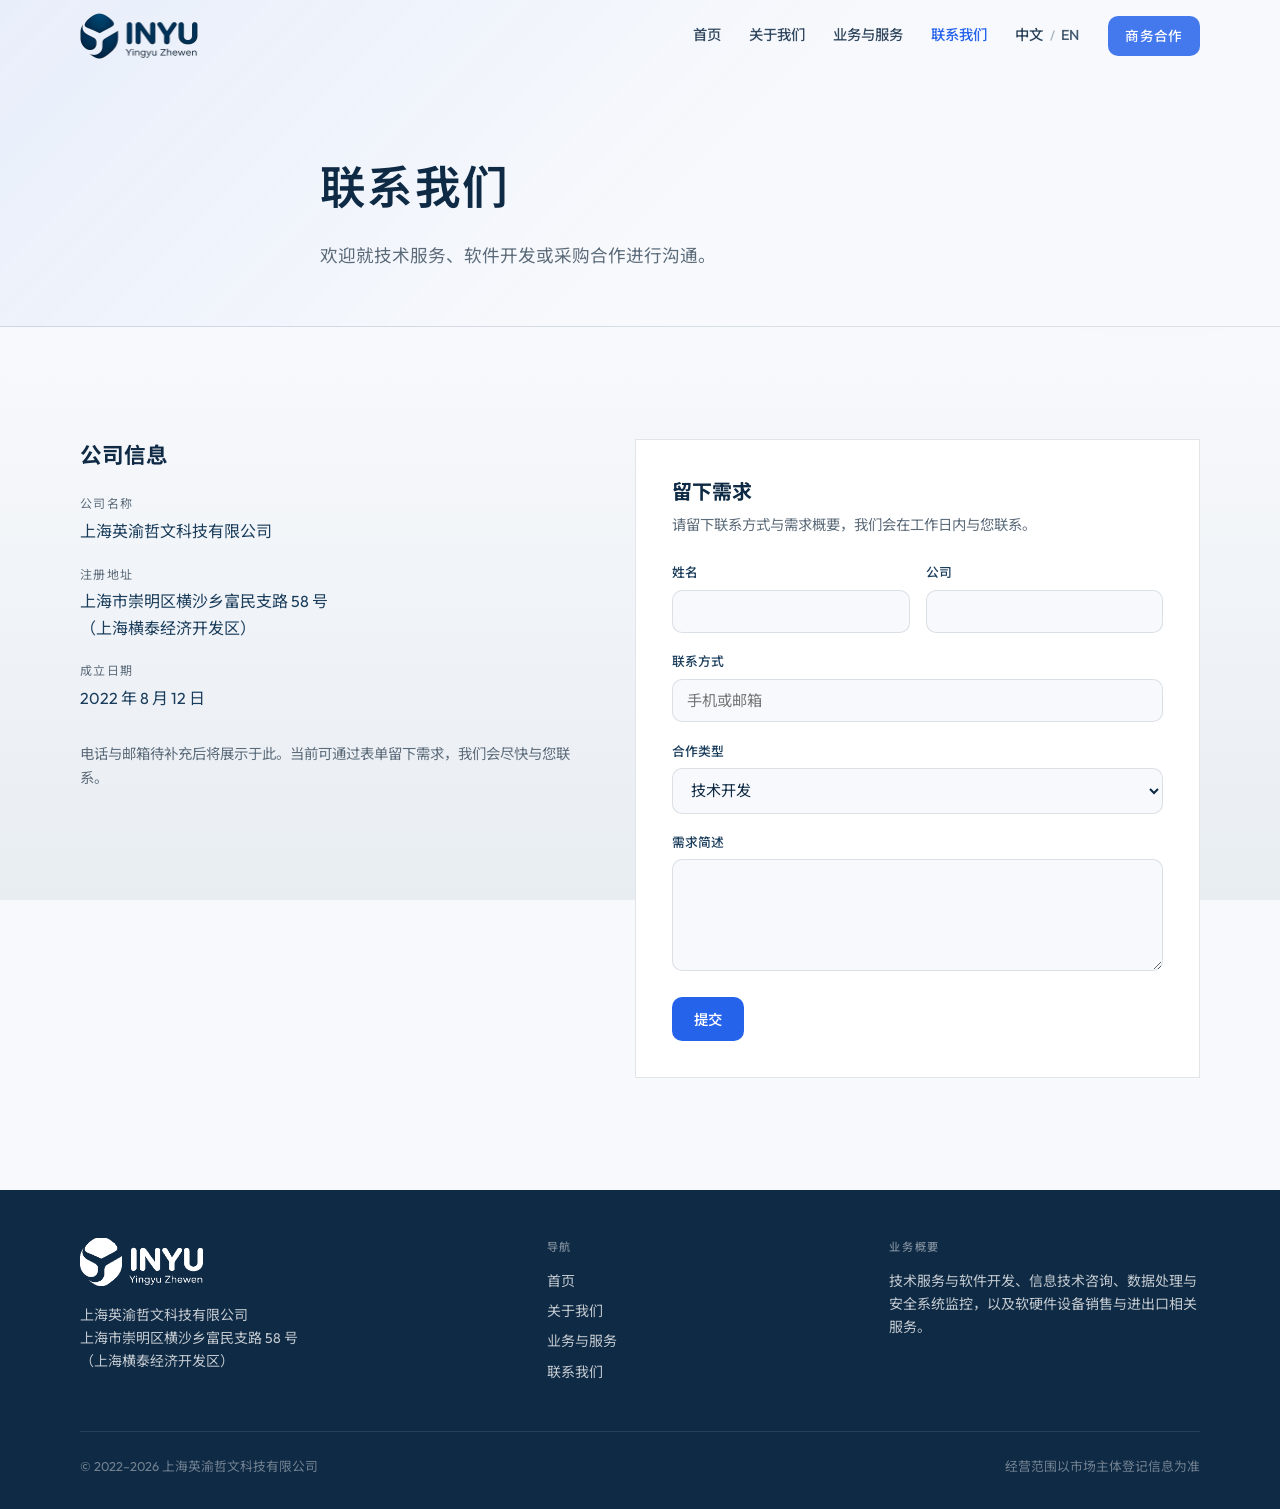
<file: zh/contact.html>
<!DOCTYPE html>
<html lang="zh-CN">

<head>
  <meta charset="UTF-8">
  <meta name="viewport" content="width=device-width, initial-scale=1.0">
  <title>联系我们 | 英渝哲文</title>
  <meta name="description" content="联系上海英渝哲文科技有限公司，洽谈技术合作或采购需求。">
  <link rel="preconnect" href="https://fonts.googleapis.com">
  <link rel="preconnect" href="https://fonts.gstatic.com" crossorigin>
  <link href="https://fonts.googleapis.com/css2?family=Noto+Sans+SC:wght@400;500;600;700&family=Nunito:wght@600;700;800&family=Outfit:wght@400;500;600&display=swap" rel="stylesheet">
  <link rel="icon" type="image/png" href="../assets/favicon.png">
  <link rel="apple-touch-icon" href="../assets/logo-app.png">
  <link rel="stylesheet" href="../css/styles.css">
</head>

<body>
  <div class="page-bg" aria-hidden="true"></div>

  <header class="site-header">
    <div class="nav-inner">
      <a class="brand" href="index.html" aria-label="INYU 英渝哲文">
        <img class="brand-logo brand-logo-color" src="../assets/logo-full.png" alt="INYU" width="160" height="62">
        <img class="brand-logo brand-logo-white" src="../assets/logo-full-white.png" alt="" width="160" height="62">
      </a>
      <button class="nav-toggle" type="button" aria-label="打开菜单" aria-expanded="false" aria-controls="site-nav">
        <span></span><span></span><span></span>
      </button>
      <nav class="nav-links" id="site-nav">
        <a href="index.html">首页</a>
        <a href="about.html">关于我们</a>
        <a href="services.html">业务与服务</a>
        <a href="contact.html" aria-current="page">联系我们</a>
        <div class="lang-switch" aria-label="语言">
          <a href="contact.html" hreflang="zh-CN" aria-current="true">中文</a>
          <span class="sep" aria-hidden="true">/</span>
          <a href="../contact.html" hreflang="en" lang="en">EN</a>
        </div>
        <a class="btn btn-primary" href="contact.html">商务合作</a>
      </nav>
    </div>
  </header>

  <main>
    <header class="page-hero">
      <div class="wrap">
        <h1>联系我们</h1>
        <p>欢迎就技术服务、软件开发或采购合作进行沟通。</p>
      </div>
    </header>

    <section class="section">
      <div class="wrap contact-grid">
        <div class="contact-info reveal">
          <h2>公司信息</h2>
          <dl>
            <div>
              <dt>公司名称</dt>
              <dd>上海英渝哲文科技有限公司</dd>
            </div>
            <div>
              <dt>注册地址</dt>
              <dd>上海市崇明区横沙乡富民支路 58 号<br>（上海横泰经济开发区）</dd>
            </div>
            <div>
              <dt>成立日期</dt>
              <dd>2022 年 8 月 12 日</dd>
            </div>
          </dl>
          <p style="margin-top: 2rem; color: var(--muted); font-size: 0.9rem;">电话与邮箱待补充后将展示于此。当前可通过表单留下需求，我们会尽快与您联系。</p>
        </div>

        <form class="contact-form reveal" id="contact-form" novalidate>
          <h2>留下需求</h2>
          <p>请留下联系方式与需求概要，我们会在工作日内与您联系。</p>

          <div class="form-row">
            <div class="form-field">
              <label for="name">姓名</label>
              <input id="name" name="name" type="text" required autocomplete="name">
            </div>
            <div class="form-field">
              <label for="company">公司</label>
              <input id="company" name="company" type="text" autocomplete="organization">
            </div>
          </div>

          <div class="form-field">
            <label for="contact">联系方式</label>
            <input id="contact" name="contact" type="text" required placeholder="手机或邮箱" autocomplete="email">
          </div>

          <div class="form-field">
            <label for="type">合作类型</label>
            <select id="type" name="type">
              <option value="tech">技术开发</option>
              <option value="consult">咨询服务</option>
              <option value="trade">采购贸易</option>
              <option value="other">其他</option>
            </select>
          </div>

          <div class="form-field">
            <label for="message">需求简述</label>
            <textarea id="message" name="message" required></textarea>
          </div>

          <button class="btn btn-primary" type="submit">提交</button>
          <p class="form-status" role="status" aria-live="polite"></p>
        </form>
      </div>
    </section>
  </main>

  <footer class="site-footer">
    <div class="wrap">
      <div class="footer-top">
        <div>
          <img class="footer-logo" src="../assets/logo-full-white.png" alt="INYU" width="140" height="54">
          <p>上海英渝哲文科技有限公司<br>上海市崇明区横沙乡富民支路 58 号<br>（上海横泰经济开发区）</p>
        </div>
        <div class="footer-col">
          <h3>导航</h3>
          <a href="index.html">首页</a>
          <a href="about.html">关于我们</a>
          <a href="services.html">业务与服务</a>
          <a href="contact.html">联系我们</a>
        </div>
        <div class="footer-col">
          <h3>业务概要</h3>
          <p>技术服务与软件开发、信息技术咨询、数据处理与安全系统监控，以及软硬件设备销售与进出口相关服务。</p>
        </div>
      </div>
      <div class="footer-bottom">
        <p>© 2022–2026 上海英渝哲文科技有限公司</p>
        <p>经营范围以市场主体登记信息为准</p>
      </div>
    </div>
  </footer>

  <script src="../js/main.js"></script>
</body>

</html>
</file>
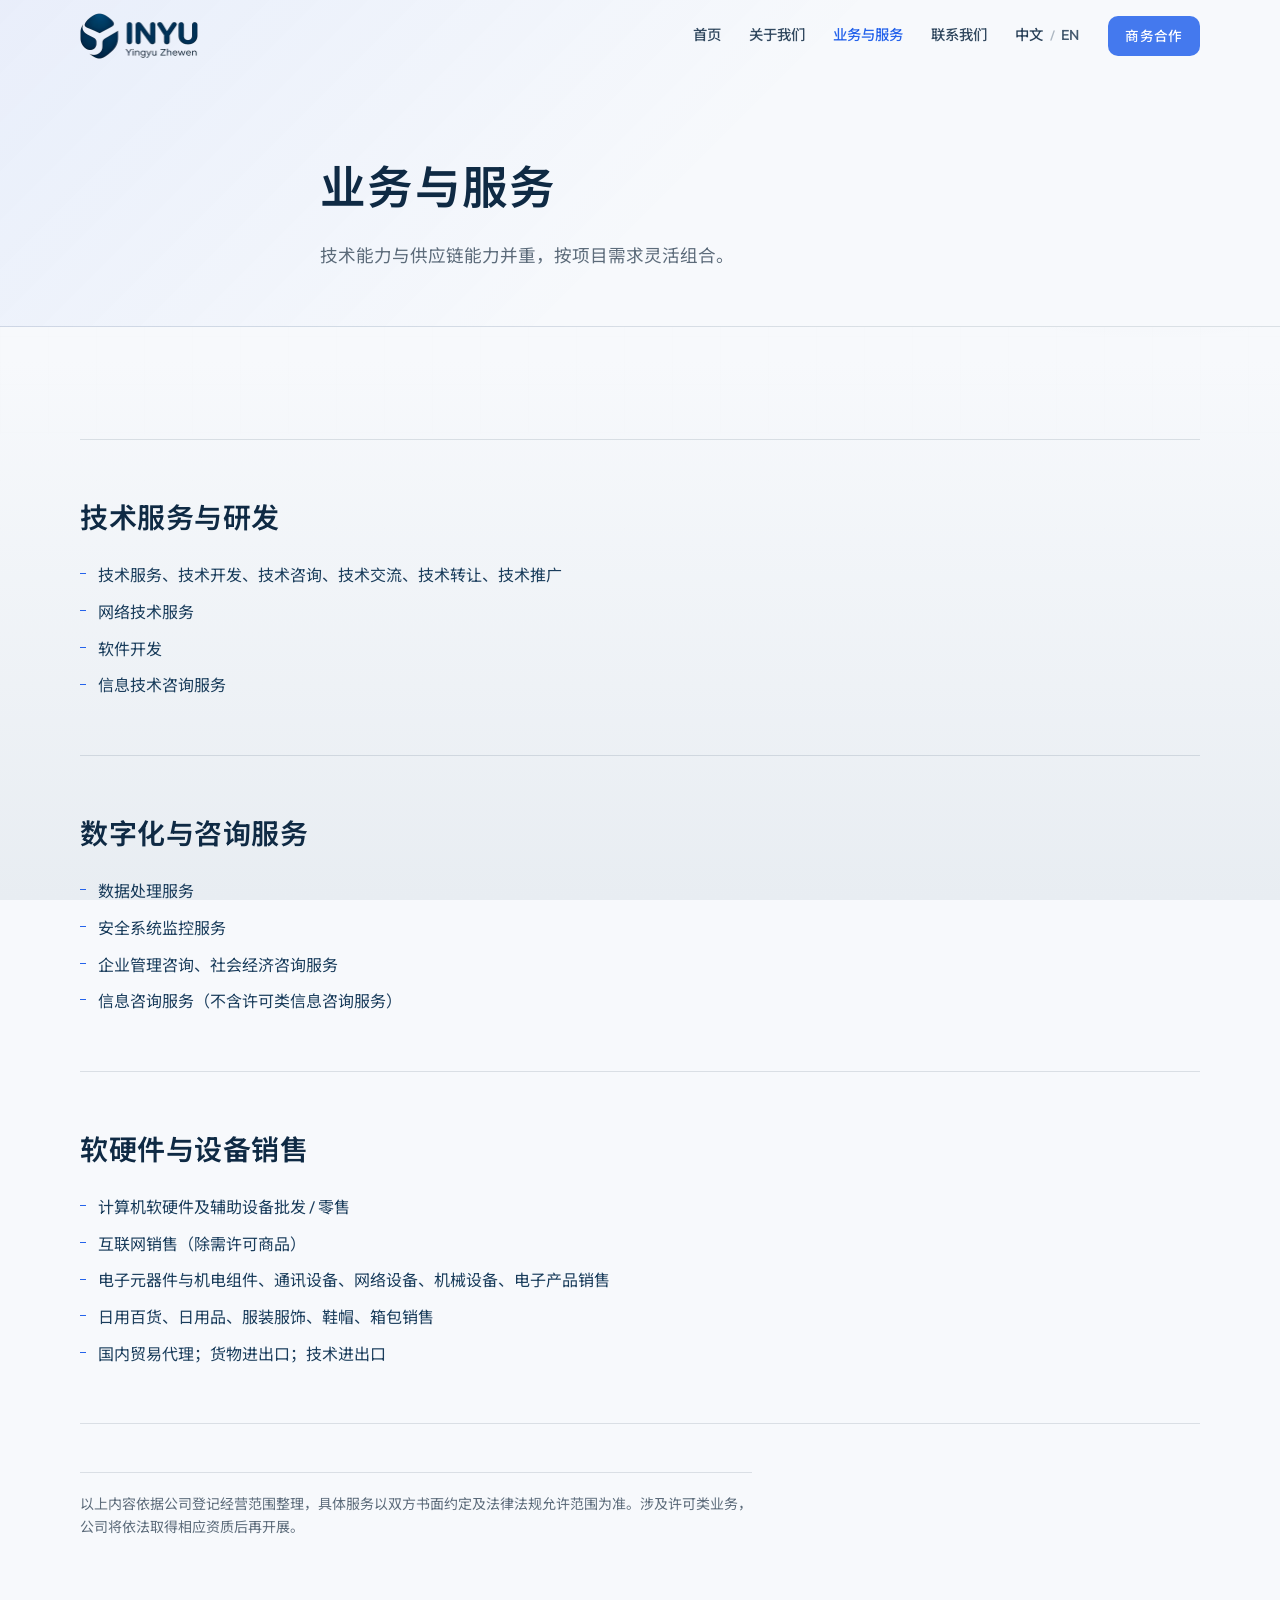
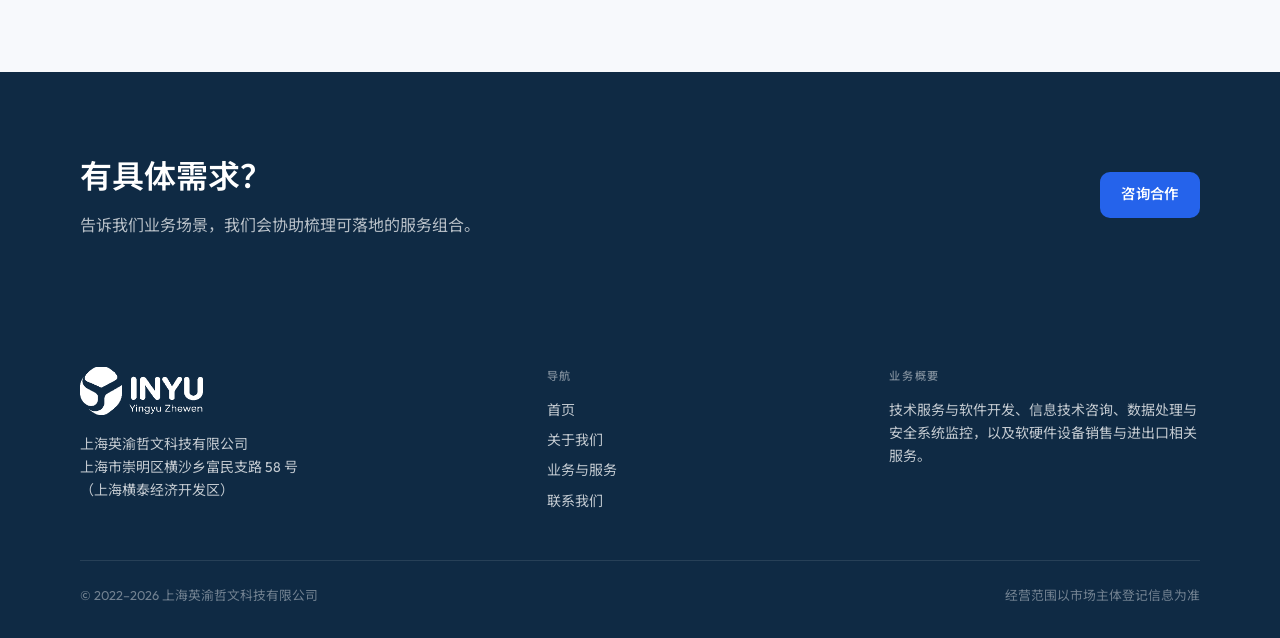
<file: zh/services.html>
<!DOCTYPE html>
<html lang="zh-CN">

<head>
  <meta charset="UTF-8">
  <meta name="viewport" content="width=device-width, initial-scale=1.0">
  <title>业务与服务 | 英渝哲文</title>
  <meta name="description" content="技术研发、数字化咨询、数据处理与软硬件贸易等一站式能力介绍。">
  <link rel="preconnect" href="https://fonts.googleapis.com">
  <link rel="preconnect" href="https://fonts.gstatic.com" crossorigin>
  <link href="https://fonts.googleapis.com/css2?family=Noto+Sans+SC:wght@400;500;600;700&family=Nunito:wght@600;700;800&family=Outfit:wght@400;500;600&display=swap" rel="stylesheet">
  <link rel="icon" type="image/png" href="../assets/favicon.png">
  <link rel="apple-touch-icon" href="../assets/logo-app.png">
  <link rel="stylesheet" href="../css/styles.css">
</head>

<body>
  <div class="page-bg" aria-hidden="true"></div>

  <header class="site-header">
    <div class="nav-inner">
      <a class="brand" href="index.html" aria-label="INYU 英渝哲文">
        <img class="brand-logo brand-logo-color" src="../assets/logo-full.png" alt="INYU" width="160" height="62">
        <img class="brand-logo brand-logo-white" src="../assets/logo-full-white.png" alt="" width="160" height="62">
      </a>
      <button class="nav-toggle" type="button" aria-label="打开菜单" aria-expanded="false" aria-controls="site-nav">
        <span></span><span></span><span></span>
      </button>
      <nav class="nav-links" id="site-nav">
        <a href="index.html">首页</a>
        <a href="about.html">关于我们</a>
        <a href="services.html" aria-current="page">业务与服务</a>
        <a href="contact.html">联系我们</a>
        <div class="lang-switch" aria-label="语言">
          <a href="services.html" hreflang="zh-CN" aria-current="true">中文</a>
          <span class="sep" aria-hidden="true">/</span>
          <a href="../services.html" hreflang="en" lang="en">EN</a>
        </div>
        <a class="btn btn-primary" href="contact.html">商务合作</a>
      </nav>
    </div>
  </header>

  <main>
    <header class="page-hero">
      <div class="wrap">
        <h1>业务与服务</h1>
        <p>技术能力与供应链能力并重，按项目需求灵活组合。</p>
      </div>
    </header>

    <section class="section">
      <div class="wrap">
        <article class="service-block reveal">
          <h2>技术服务与研发</h2>
          <ul class="service-points">
            <li>技术服务、技术开发、技术咨询、技术交流、技术转让、技术推广</li>
            <li>网络技术服务</li>
            <li>软件开发</li>
            <li>信息技术咨询服务</li>
          </ul>
        </article>

        <article class="service-block reveal">
          <h2>数字化与咨询服务</h2>
          <ul class="service-points">
            <li>数据处理服务</li>
            <li>安全系统监控服务</li>
            <li>企业管理咨询、社会经济咨询服务</li>
            <li>信息咨询服务（不含许可类信息咨询服务）</li>
          </ul>
        </article>

        <article class="service-block reveal">
          <h2>软硬件与设备销售</h2>
          <ul class="service-points">
            <li>计算机软硬件及辅助设备批发 / 零售</li>
            <li>互联网销售（除需许可商品）</li>
            <li>电子元器件与机电组件、通讯设备、网络设备、机械设备、电子产品销售</li>
            <li>日用百货、日用品、服装服饰、鞋帽、箱包销售</li>
            <li>国内贸易代理；货物进出口；技术进出口</li>
          </ul>
        </article>

        <p class="legal-note">以上内容依据公司登记经营范围整理，具体服务以双方书面约定及法律法规允许范围为准。涉及许可类业务，公司将依法取得相应资质后再开展。</p>
      </div>
    </section>

    <section class="cta-band">
      <div class="wrap">
        <div>
          <h2>有具体需求？</h2>
          <p>告诉我们业务场景，我们会协助梳理可落地的服务组合。</p>
        </div>
        <a class="btn btn-primary" href="contact.html">咨询合作</a>
      </div>
    </section>
  </main>

  <footer class="site-footer">
    <div class="wrap">
      <div class="footer-top">
        <div>
          <img class="footer-logo" src="../assets/logo-full-white.png" alt="INYU" width="140" height="54">
          <p>上海英渝哲文科技有限公司<br>上海市崇明区横沙乡富民支路 58 号<br>（上海横泰经济开发区）</p>
        </div>
        <div class="footer-col">
          <h3>导航</h3>
          <a href="index.html">首页</a>
          <a href="about.html">关于我们</a>
          <a href="services.html">业务与服务</a>
          <a href="contact.html">联系我们</a>
        </div>
        <div class="footer-col">
          <h3>业务概要</h3>
          <p>技术服务与软件开发、信息技术咨询、数据处理与安全系统监控，以及软硬件设备销售与进出口相关服务。</p>
        </div>
      </div>
      <div class="footer-bottom">
        <p>© 2022–2026 上海英渝哲文科技有限公司</p>
        <p>经营范围以市场主体登记信息为准</p>
      </div>
    </div>
  </footer>

  <script src="../js/main.js"></script>
</body>

</html>
</file>
<file: css/styles.css>
/* —— INYU / 英渝哲文 —— Brand tokens —— */
:root {
  --ink: #0f2a44;
  --ink-soft: #1a3d5c;
  --fog: #f7f9fc;
  --fog-deep: #e8edf2;
  --paper: #f7f9fc;
  --line: rgba(15, 42, 68, 0.12);
  --accent: #2563eb;
  --accent-hover: #1d4ed8;
  --accent-soft: rgba(37, 99, 235, 0.12);
  --muted: #5c6b7a;
  --white: #ffffff;
  --font-display: "Nunito", "Noto Sans SC", sans-serif;
  --font-body: "Outfit", "Noto Sans SC", sans-serif;
  --space: clamp(1.25rem, 3vw, 2.5rem);
  --max: 1120px;
  --nav-h: 4.5rem;
  --ease: cubic-bezier(0.22, 1, 0.36, 1);
  --radius: 10px;
}

html[lang="en"] {
  --font-display: "Nunito", sans-serif;
  --font-body: "Outfit", system-ui, sans-serif;
}

*,
*::before,
*::after {
  box-sizing: border-box;
  margin: 0;
  padding: 0;
}

html {
  scroll-behavior: smooth;
}

body {
  font-family: var(--font-body);
  color: var(--ink);
  background: var(--paper);
  line-height: 1.65;
  -webkit-font-smoothing: antialiased;
  overflow-x: hidden;
}

img {
  max-width: 100%;
  display: block;
}

a {
  color: inherit;
  text-decoration: none;
}

ul {
  list-style: none;
}

/* —— Atmosphere —— */
.page-bg {
  position: fixed;
  inset: 0;
  z-index: -1;
  background:
    radial-gradient(ellipse 80% 50% at 10% -10%, rgba(37, 99, 235, 0.08), transparent 50%),
    radial-gradient(ellipse 60% 40% at 90% 20%, rgba(15, 42, 68, 0.06), transparent 45%),
    linear-gradient(180deg, var(--fog) 0%, var(--paper) 40%, var(--fog-deep) 100%);
  pointer-events: none;
}

.page-bg::after {
  content: "";
  position: absolute;
  inset: 0;
  opacity: 0.35;
  background-image:
    linear-gradient(rgba(14, 26, 40, 0.03) 1px, transparent 1px),
    linear-gradient(90deg, rgba(14, 26, 40, 0.03) 1px, transparent 1px);
  background-size: 48px 48px;
  mask-image: linear-gradient(180deg, #000 0%, transparent 70%);
}

/* —— Layout —— */
.wrap {
  width: min(100% - 2.5rem, var(--max));
  margin-inline: auto;
}

.section {
  padding-block: clamp(4rem, 10vw, 7rem);
}

.section-head {
  max-width: 36rem;
  margin-bottom: clamp(2.5rem, 5vw, 3.5rem);
}

.section-head h2 {
  font-family: var(--font-display);
  font-weight: 800;
  font-size: clamp(1.75rem, 3.5vw, 2.35rem);
  letter-spacing: 0.01em;
  line-height: 1.25;
  margin-bottom: 0.75rem;
  color: var(--ink);
}

.section-head p {
  color: var(--muted);
  font-size: 1.05rem;
}

/* —— Nav —— */
.site-header {
  position: fixed;
  top: 0;
  left: 0;
  right: 0;
  z-index: 100;
  height: var(--nav-h);
  display: flex;
  align-items: center;
  transition: background 0.35s var(--ease), backdrop-filter 0.35s var(--ease), box-shadow 0.35s var(--ease);
}

.site-header.is-scrolled {
  background: rgba(247, 249, 252, 0.92);
  backdrop-filter: blur(12px);
  box-shadow: 0 1px 0 var(--line);
}

.site-header.is-over-hero:not(.is-scrolled) {
  color: var(--white);
}

.site-header.is-over-hero:not(.is-scrolled) .nav-toggle span {
  background: var(--white);
}

.nav-inner {
  display: flex;
  align-items: center;
  justify-content: space-between;
  width: min(100% - 2.5rem, var(--max));
  margin-inline: auto;
}

.brand {
  display: flex;
  align-items: center;
  position: relative;
  line-height: 0;
}

.brand-logo {
  height: 2.85rem;
  width: auto;
  display: block;
}

.brand-logo-white {
  display: none;
}

.site-header.is-over-hero:not(.is-scrolled) .brand-logo-color {
  display: none;
}

.site-header.is-over-hero:not(.is-scrolled) .brand-logo-white {
  display: block;
}

.brand-mark {
  font-family: var(--font-display);
  font-weight: 800;
  font-size: 1.35rem;
  letter-spacing: 0.06em;
}

.brand-sub {
  font-size: 0.65rem;
  letter-spacing: 0.18em;
  text-transform: uppercase;
  opacity: 0.7;
  font-weight: 500;
}

.lang-switch {
  display: inline-flex;
  align-items: center;
  gap: 0.35rem;
  font-size: 0.8rem;
  font-weight: 560;
  letter-spacing: 0.04em;
  opacity: 0.9;
}

.lang-switch a {
  opacity: 0.55;
  transition: opacity 0.2s;
}

.lang-switch a:hover,
.lang-switch a[aria-current="true"] {
  opacity: 1;
}

.lang-switch .sep {
  opacity: 0.35;
  pointer-events: none;
}

.nav-links {
  display: flex;
  align-items: center;
  gap: 1.75rem;
}

.nav-links a {
  font-size: 0.9rem;
  font-weight: 500;
  opacity: 0.85;
  transition: opacity 0.2s;
}

.nav-links a:hover,
.nav-links a[aria-current="page"] {
  opacity: 1;
}

.nav-links a[aria-current="page"] {
  color: var(--accent);
}

.site-header.is-over-hero:not(.is-scrolled) .nav-links a[aria-current="page"] {
  color: var(--white);
  text-decoration: underline;
  text-underline-offset: 0.35em;
}

.btn {
  display: inline-flex;
  align-items: center;
  justify-content: center;
  gap: 0.5rem;
  padding: 0.7rem 1.35rem;
  font-family: var(--font-body);
  font-size: 0.9rem;
  font-weight: 560;
  letter-spacing: 0.02em;
  border: none;
  border-radius: var(--radius);
  cursor: pointer;
  transition: background 0.25s var(--ease), color 0.25s var(--ease), transform 0.25s var(--ease);
}

.btn:active {
  transform: scale(0.98);
}

.btn-primary {
  background: var(--accent);
  color: var(--white);
}

.btn-primary:hover {
  background: var(--accent-hover);
}

.btn-ghost {
  background: transparent;
  color: inherit;
  border: 1px solid currentColor;
  opacity: 0.9;
}

.btn-ghost:hover {
  opacity: 1;
  background: rgba(255, 255, 255, 0.1);
}

.site-header .btn-primary {
  padding: 0.55rem 1.1rem;
  font-size: 0.85rem;
}

.nav-toggle {
  display: none;
  width: 2.5rem;
  height: 2.5rem;
  border: none;
  background: transparent;
  cursor: pointer;
  flex-direction: column;
  justify-content: center;
  align-items: center;
  gap: 5px;
}

.nav-toggle span {
  display: block;
  width: 1.35rem;
  height: 1.5px;
  background: var(--ink);
  transition: transform 0.3s var(--ease), opacity 0.3s;
}

.nav-toggle[aria-expanded="true"] span:nth-child(1) {
  transform: translateY(6.5px) rotate(45deg);
}

.nav-toggle[aria-expanded="true"] span:nth-child(2) {
  opacity: 0;
}

.nav-toggle[aria-expanded="true"] span:nth-child(3) {
  transform: translateY(-6.5px) rotate(-45deg);
}

/* —— Hero —— */
.hero {
  position: relative;
  min-height: 100vh;
  min-height: 100dvh;
  display: flex;
  align-items: flex-end;
  color: var(--white);
  overflow: hidden;
}

.hero-media {
  position: absolute;
  inset: 0;
  z-index: 0;
}

.hero-media img {
  width: 100%;
  height: 100%;
  object-fit: cover;
  object-position: center 40%;
  transform: scale(1.06);
  animation: hero-drift 28s var(--ease) infinite alternate;
}

@keyframes hero-drift {
  from {
    transform: scale(1.06) translate(0, 0);
  }
  to {
    transform: scale(1.12) translate(-1.5%, -1%);
  }
}

.hero-media::after {
  content: "";
  position: absolute;
  inset: 0;
  background:
    linear-gradient(105deg, rgba(15, 42, 68, 0.88) 0%, rgba(15, 42, 68, 0.58) 45%, rgba(15, 42, 68, 0.38) 100%),
    linear-gradient(0deg, rgba(15, 42, 68, 0.7) 0%, transparent 45%);
}

.hero-content {
  position: relative;
  z-index: 1;
  width: min(100% - 2.5rem, var(--max));
  margin-inline: auto;
  padding-bottom: clamp(4.5rem, 12vw, 7rem);
  padding-top: calc(var(--nav-h) + 2rem);
}

.hero-brand {
  margin-bottom: 1.35rem;
  opacity: 0;
  transform: translateY(1.25rem);
  animation: rise 0.9s var(--ease) 0.15s forwards;
}

.hero-logo {
  height: clamp(4.25rem, 10vw, 6.25rem);
  width: auto;
  display: block;
}

.hero h1 {
  font-family: var(--font-display);
  font-size: clamp(1.35rem, 2.8vw, 1.85rem);
  font-weight: 700;
  letter-spacing: 0.02em;
  line-height: 1.45;
  max-width: 22em;
  margin-bottom: 1rem;
  opacity: 0;
  transform: translateY(1.25rem);
  animation: rise 0.9s var(--ease) 0.35s forwards;
}

.hero-lead {
  max-width: 32rem;
  font-size: clamp(0.95rem, 1.6vw, 1.05rem);
  opacity: 0;
  line-height: 1.7;
  color: rgba(255, 255, 255, 0.82);
  margin-bottom: 2rem;
  transform: translateY(1.25rem);
  animation: rise 0.9s var(--ease) 0.5s forwards;
}

.hero-cta {
  display: flex;
  flex-wrap: wrap;
  gap: 0.85rem;
  opacity: 0;
  transform: translateY(1.25rem);
  animation: rise 0.9s var(--ease) 0.65s forwards;
}

.hero .btn-primary {
  background: var(--accent);
  color: var(--white);
}

.hero .btn-primary:hover {
  background: var(--accent-hover);
}

@keyframes rise {
  to {
    opacity: 1;
    transform: translateY(0);
  }
}

/* —— Page hero (inner) —— */
.page-hero {
  padding-top: calc(var(--nav-h) + clamp(3rem, 8vw, 5rem));
  padding-bottom: clamp(2.5rem, 5vw, 3.5rem);
  border-bottom: 1px solid var(--line);
  background:
    linear-gradient(135deg, rgba(37, 99, 235, 0.07), transparent 55%),
    var(--fog);
}

.page-hero .wrap {
  max-width: 40rem;
}

.page-hero h1 {
  font-family: var(--font-display);
  font-size: clamp(2rem, 4.5vw, 2.85rem);
  font-weight: 600;
  letter-spacing: 0.03em;
  margin-bottom: 0.85rem;
}

.page-hero p {
  color: var(--muted);
  font-size: 1.1rem;
}

/* —— Business pillars —— */
.pillars {
  display: grid;
  gap: 0;
}

.pillar {
  display: grid;
  grid-template-columns: auto 1fr;
  gap: 1.5rem 2rem;
  padding-block: 2.25rem;
  border-top: 1px solid var(--line);
  opacity: 0;
  transform: translateY(1.5rem);
  transition: opacity 0.7s var(--ease), transform 0.7s var(--ease);
}

.pillar.is-visible {
  opacity: 1;
  transform: translateY(0);
}

.pillar:last-child {
  border-bottom: 1px solid var(--line);
}

.pillar-index {
  font-family: var(--font-display);
  font-size: 0.85rem;
  color: var(--accent);
  letter-spacing: 0.1em;
  padding-top: 0.35rem;
}

.pillar h3 {
  font-family: var(--font-display);
  font-size: clamp(1.25rem, 2.2vw, 1.5rem);
  font-weight: 600;
  margin-bottom: 0.65rem;
  letter-spacing: 0.02em;
}

.pillar p {
  color: var(--muted);
  max-width: 40rem;
}

/* —— About teaser —— */
.about-teaser {
  display: grid;
  grid-template-columns: 1fr 1fr;
  gap: clamp(2rem, 6vw, 4.5rem);
  align-items: center;
}

.about-teaser-visual {
  position: relative;
  aspect-ratio: 4 / 5;
  overflow: hidden;
  min-height: 280px;
}

.about-teaser-visual img {
  width: 100%;
  height: 100%;
  object-fit: cover;
}

.about-teaser-visual::after {
  content: "";
  position: absolute;
  inset: 0;
  background: linear-gradient(180deg, transparent 50%, rgba(14, 26, 40, 0.25));
}

.about-teaser-copy h2 {
  font-family: var(--font-display);
  font-size: clamp(1.75rem, 3.5vw, 2.35rem);
  font-weight: 600;
  margin-bottom: 1rem;
  letter-spacing: 0.02em;
}

.about-teaser-copy p {
  color: var(--muted);
  margin-bottom: 1.75rem;
}

/* —— CTA band —— */
.cta-band {
  background: var(--ink);
  color: var(--white);
  padding-block: clamp(3.5rem, 8vw, 5rem);
}

.cta-band .wrap {
  display: flex;
  flex-wrap: wrap;
  align-items: center;
  justify-content: space-between;
  gap: 1.5rem;
}

.cta-band h2 {
  font-family: var(--font-display);
  font-size: clamp(1.5rem, 3vw, 2rem);
  font-weight: 600;
  margin-bottom: 0.5rem;
}

.cta-band p {
  color: rgba(255, 255, 255, 0.7);
  max-width: 28rem;
}

.cta-band .btn-primary {
  background: var(--accent);
}

.cta-band .btn-primary:hover {
  background: var(--accent-hover);
}

/* —— About page —— */
.prose {
  max-width: 42rem;
}

.prose p + p {
  margin-top: 1.15rem;
}

.prose p {
  color: var(--ink-soft);
  font-size: 1.05rem;
}

.fact-list {
  margin-top: 3rem;
  display: grid;
  gap: 0;
  border-top: 1px solid var(--line);
}

.fact-row {
  display: grid;
  grid-template-columns: 8rem 1fr;
  gap: 1rem;
  padding-block: 1.15rem;
  border-bottom: 1px solid var(--line);
  font-size: 0.95rem;
}

.fact-row dt {
  color: var(--muted);
  font-weight: 500;
}

.capability-list {
  display: grid;
  gap: 2.5rem;
  margin-top: 1rem;
}

.capability h3 {
  font-family: var(--font-display);
  font-size: 1.35rem;
  font-weight: 600;
  margin-bottom: 0.65rem;
  letter-spacing: 0.02em;
}

.capability p {
  color: var(--muted);
}

/* —— Services —— */
.service-block {
  padding-block: clamp(2.5rem, 5vw, 3.5rem);
  border-top: 1px solid var(--line);
}

.service-block:last-of-type {
  border-bottom: 1px solid var(--line);
}

.service-block h2 {
  font-family: var(--font-display);
  font-size: clamp(1.4rem, 2.5vw, 1.75rem);
  font-weight: 600;
  margin-bottom: 1.25rem;
  letter-spacing: 0.02em;
}

.service-points {
  display: grid;
  gap: 0.65rem;
}

.service-points li {
  position: relative;
  padding-left: 1.15rem;
  color: var(--ink-soft);
  font-size: 1rem;
}

.service-points li::before {
  content: "";
  position: absolute;
  left: 0;
  top: 0.7em;
  width: 0.4rem;
  height: 1px;
  background: var(--accent);
}

.legal-note {
  margin-top: 3rem;
  padding: 1.25rem 0;
  border-top: 1px solid var(--line);
  font-size: 0.875rem;
  color: var(--muted);
  max-width: 42rem;
}

/* —— Contact —— */
.contact-grid {
  display: grid;
  grid-template-columns: 1fr 1.15fr;
  gap: clamp(2.5rem, 6vw, 4rem);
  align-items: start;
}

.contact-info h2 {
  font-family: var(--font-display);
  font-size: 1.35rem;
  margin-bottom: 1.25rem;
}

.contact-info dl {
  display: grid;
  gap: 1.25rem;
}

.contact-info dt {
  font-size: 0.75rem;
  letter-spacing: 0.12em;
  text-transform: uppercase;
  color: var(--muted);
  margin-bottom: 0.25rem;
}

.contact-info dd {
  font-size: 1rem;
  color: var(--ink-soft);
}

.contact-form {
  background: var(--white);
  border: 1px solid var(--line);
  padding: clamp(1.5rem, 3vw, 2.25rem);
}

.contact-form h2 {
  font-family: var(--font-display);
  font-size: 1.25rem;
  margin-bottom: 0.35rem;
}

.contact-form > p {
  color: var(--muted);
  font-size: 0.9rem;
  margin-bottom: 1.5rem;
}

.form-field {
  margin-bottom: 1.15rem;
}

.form-field label {
  display: block;
  font-size: 0.8rem;
  font-weight: 500;
  margin-bottom: 0.4rem;
  color: var(--ink-soft);
}

.form-field input,
.form-field select,
.form-field textarea {
  width: 100%;
  padding: 0.7rem 0.85rem;
  font-family: var(--font-body);
  font-size: 0.95rem;
  color: var(--ink);
  background: var(--paper);
  border: 1px solid var(--line);
  border-radius: var(--radius);
  transition: border-color 0.2s;
}

.form-field input:focus,
.form-field select:focus,
.form-field textarea:focus {
  outline: none;
  border-color: var(--accent);
}

.form-field textarea {
  min-height: 7rem;
  resize: vertical;
}

.form-row {
  display: grid;
  grid-template-columns: 1fr 1fr;
  gap: 1rem;
}

.form-status {
  margin-top: 1rem;
  font-size: 0.9rem;
  color: var(--accent);
  display: none;
}

.form-status.is-shown {
  display: block;
}

/* —— Footer —— */
.site-footer {
  background: var(--ink);
  color: rgba(255, 255, 255, 0.75);
  padding-block: 3rem 2rem;
  font-size: 0.875rem;
}

.footer-top {
  display: grid;
  grid-template-columns: 1.4fr 1fr 1fr;
  gap: 2rem;
  padding-bottom: 2.5rem;
  border-bottom: 1px solid rgba(255, 255, 255, 0.1);
  margin-bottom: 1.5rem;
}

.footer-logo {
  height: 3rem;
  width: auto;
  margin-bottom: 1.15rem;
  display: block;
}

.footer-brand {
  font-family: var(--font-display);
  font-size: 1.25rem;
  color: var(--white);
  letter-spacing: 0.06em;
  margin-bottom: 0.65rem;
}

.footer-brand span {
  display: block;
  font-family: var(--font-body);
  font-size: 0.7rem;
  letter-spacing: 0.2em;
  text-transform: uppercase;
  opacity: 0.55;
  margin-top: 0.25rem;
}

.footer-col h3 {
  font-size: 0.7rem;
  letter-spacing: 0.14em;
  text-transform: uppercase;
  color: rgba(255, 255, 255, 0.45);
  margin-bottom: 0.85rem;
  font-weight: 500;
}

.footer-col a {
  display: block;
  margin-bottom: 0.45rem;
  transition: color 0.2s;
}

.footer-col a:hover {
  color: var(--white);
}

.footer-bottom {
  display: flex;
  flex-wrap: wrap;
  justify-content: space-between;
  gap: 0.75rem;
  opacity: 0.55;
  font-size: 0.8rem;
}

/* —— Reveal —— */
.reveal {
  opacity: 0;
  transform: translateY(1.25rem);
  transition: opacity 0.75s var(--ease), transform 0.75s var(--ease);
}

.reveal.is-visible {
  opacity: 1;
  transform: translateY(0);
}

/* —— Responsive —— */
@media (max-width: 860px) {
  .about-teaser,
  .contact-grid,
  .footer-top {
    grid-template-columns: 1fr;
  }

  .about-teaser-visual {
    aspect-ratio: 16 / 10;
    max-height: 280px;
  }

  .nav-toggle {
    display: flex;
  }

  .nav-links {
    position: fixed;
    top: var(--nav-h);
    left: 0;
    right: 0;
    flex-direction: column;
    align-items: stretch;
    gap: 0;
    padding: 1rem 1.25rem 1.5rem;
    background: rgba(247, 249, 252, 0.97);
    backdrop-filter: blur(12px);
    border-bottom: 1px solid var(--line);
    color: var(--ink);
    transform: translateY(-120%);
    opacity: 0;
    visibility: hidden;
    transition: transform 0.35s var(--ease), opacity 0.35s var(--ease), visibility 0.35s;
  }

  .nav-links.is-open {
    transform: translateY(0);
    opacity: 1;
    visibility: visible;
  }

  .nav-links a {
    padding: 0.85rem 0;
    border-bottom: 1px solid var(--line);
  }

  .nav-links .btn-primary {
    margin-top: 0.75rem;
    width: 100%;
  }

  .site-header.is-over-hero:not(.is-scrolled) .nav-links {
    color: var(--ink);
  }

  .fact-row {
    grid-template-columns: 1fr;
    gap: 0.25rem;
  }

  .form-row {
    grid-template-columns: 1fr;
  }
}

@media (prefers-reduced-motion: reduce) {
  *,
  *::before,
  *::after {
    animation-duration: 0.01ms !important;
    animation-iteration-count: 1 !important;
    transition-duration: 0.01ms !important;
  }

  .hero-media img {
    transform: none;
    animation: none;
  }
}
</file>
